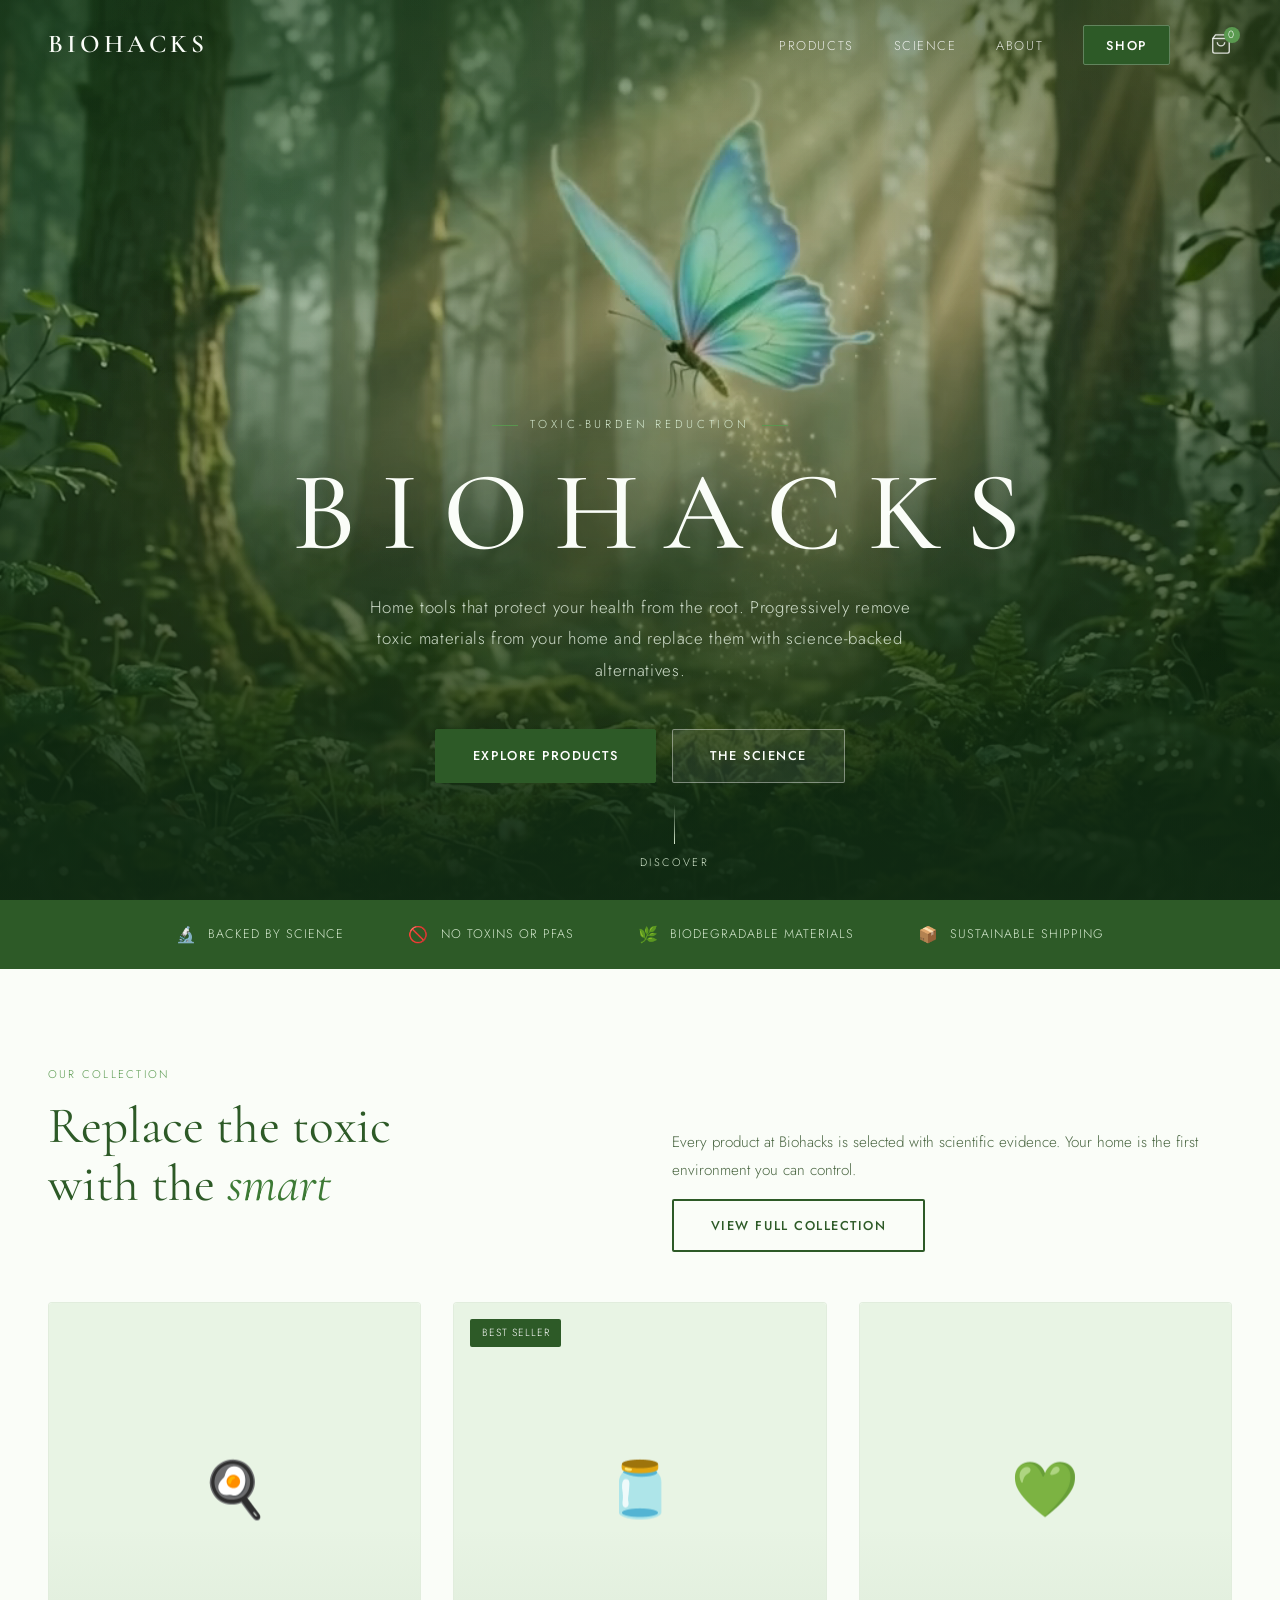
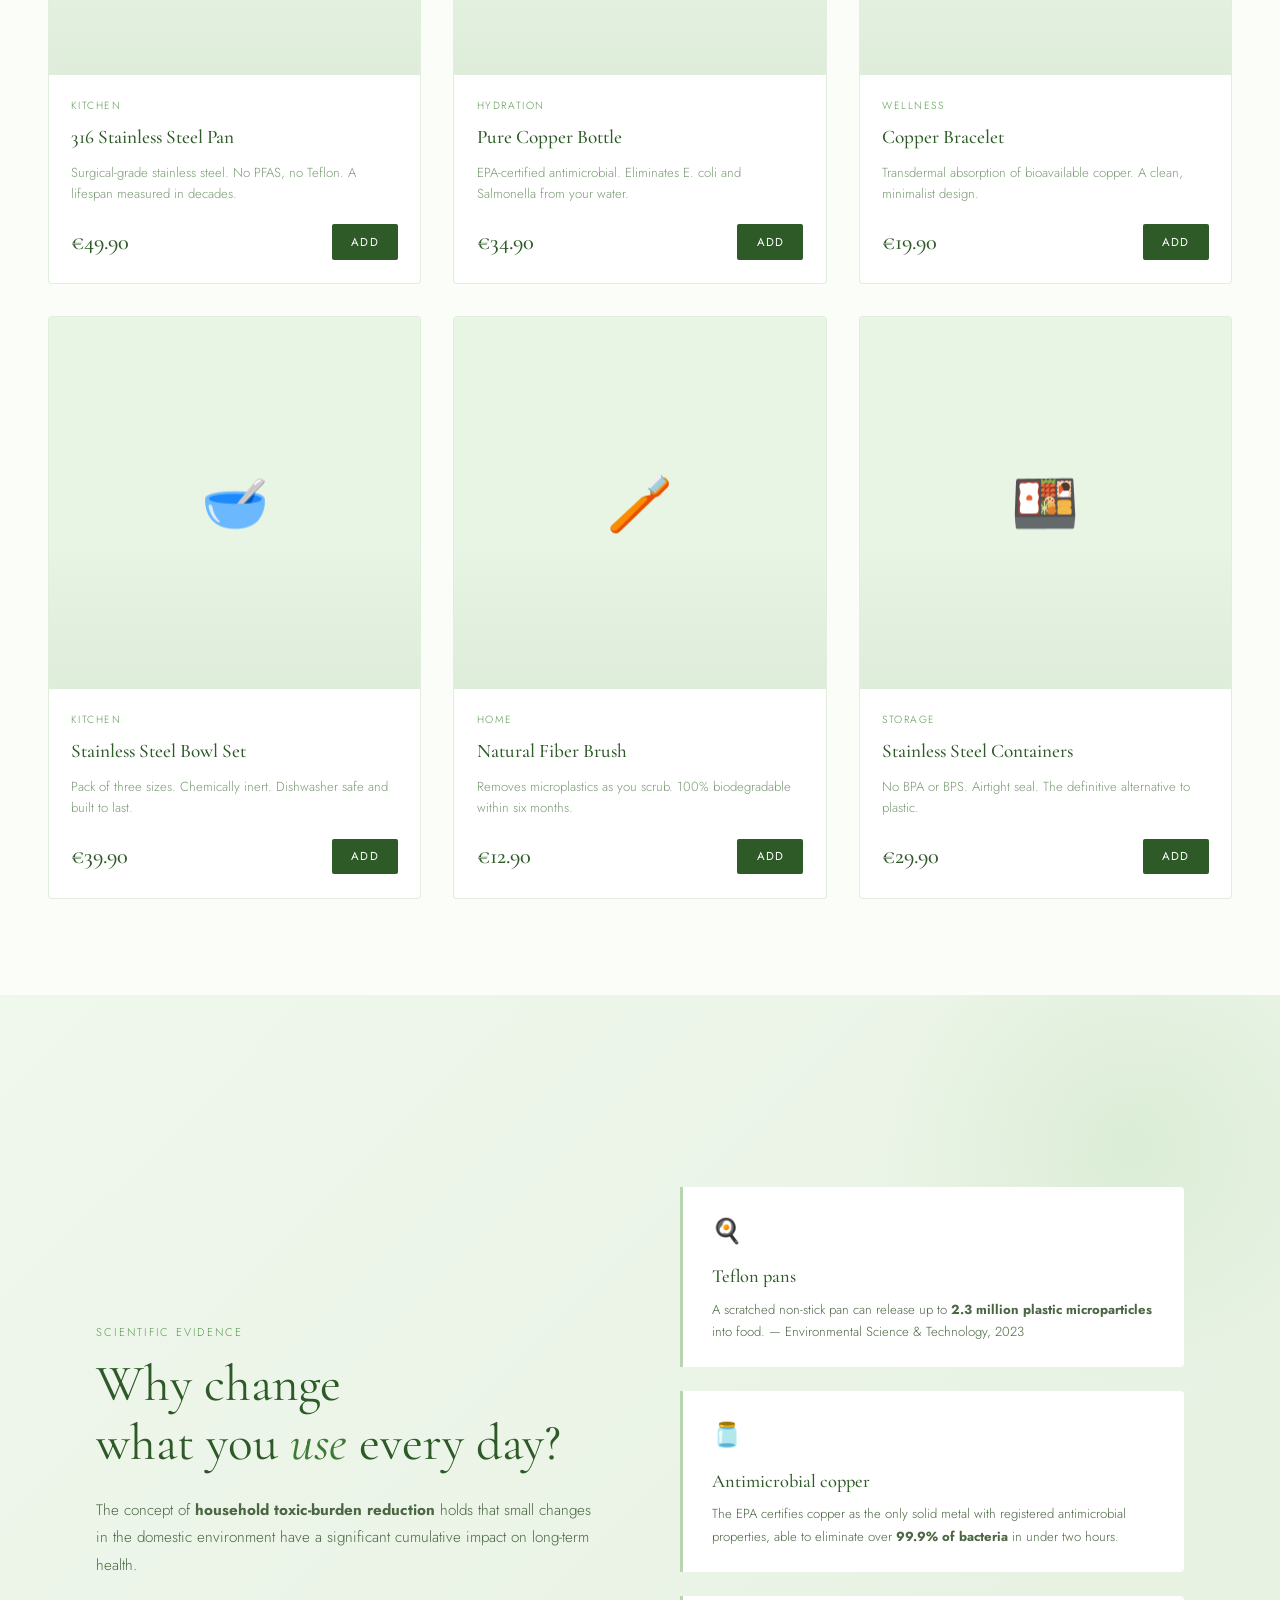
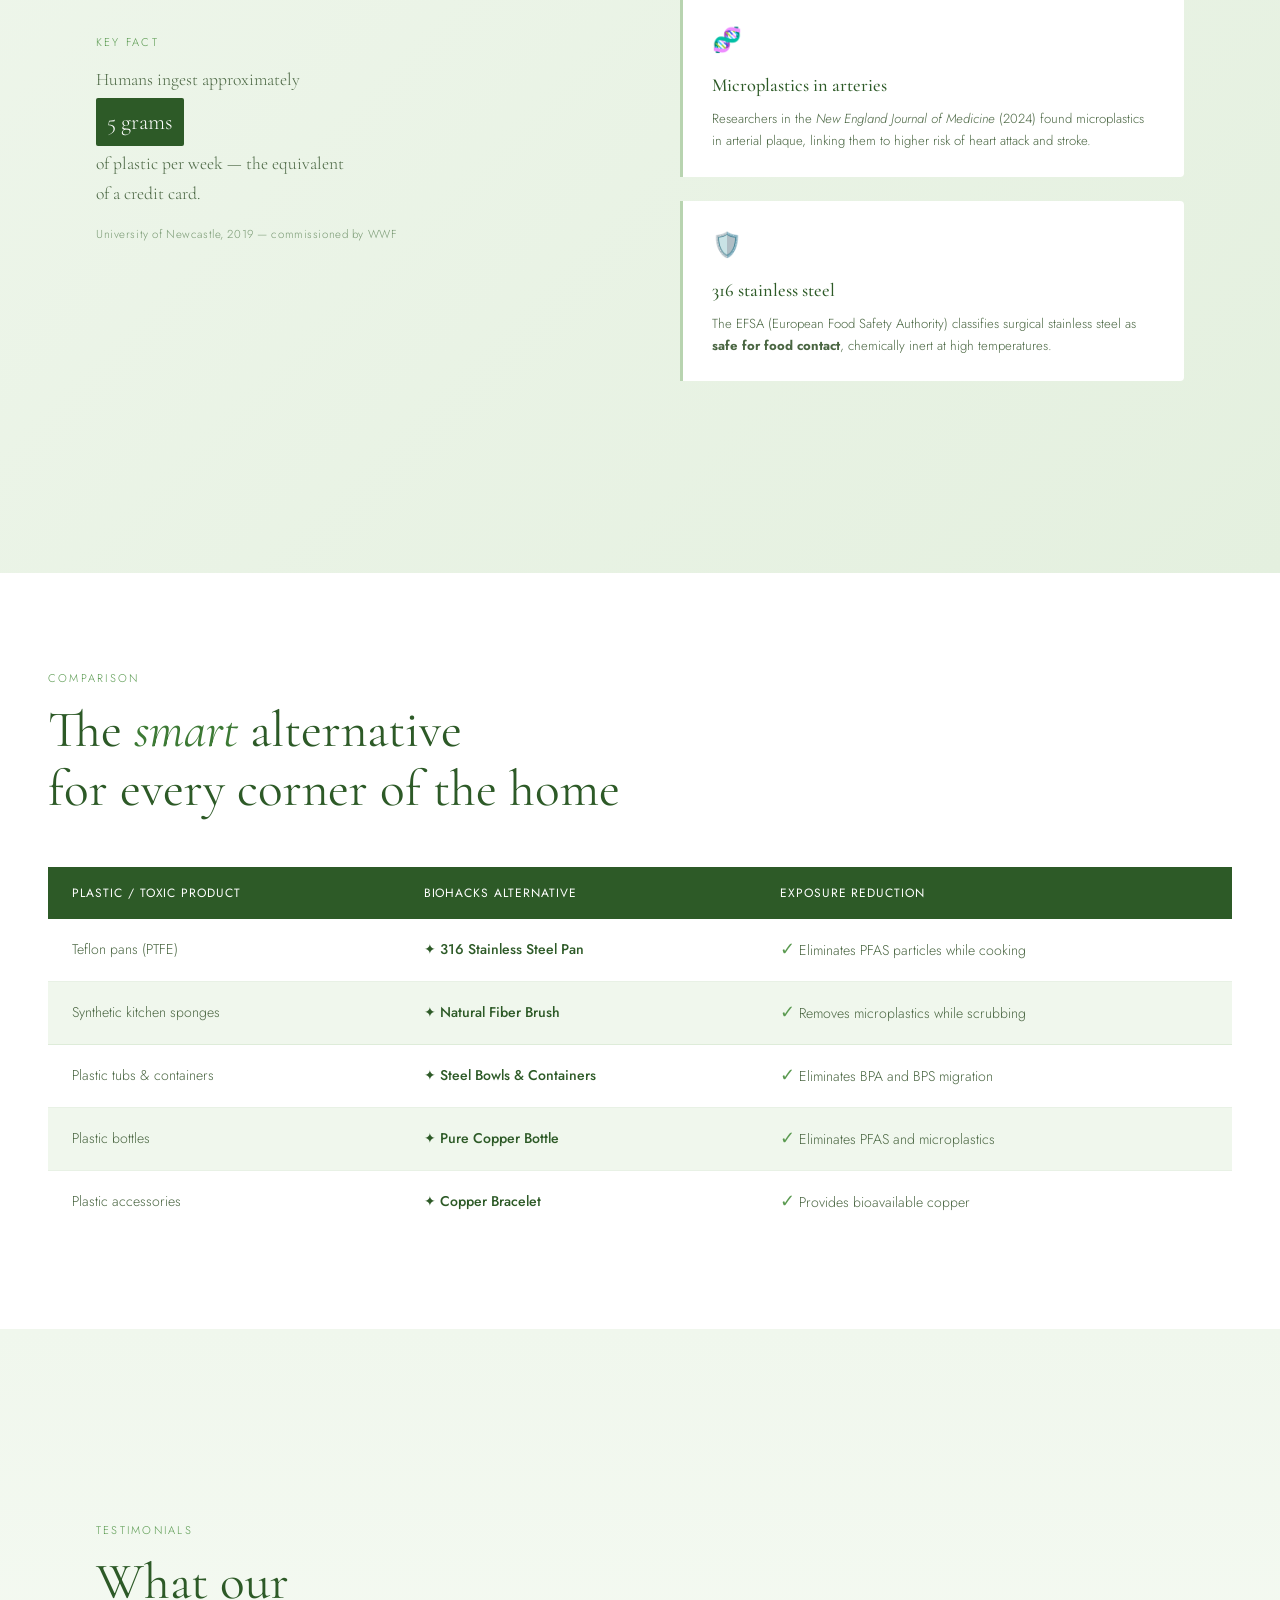
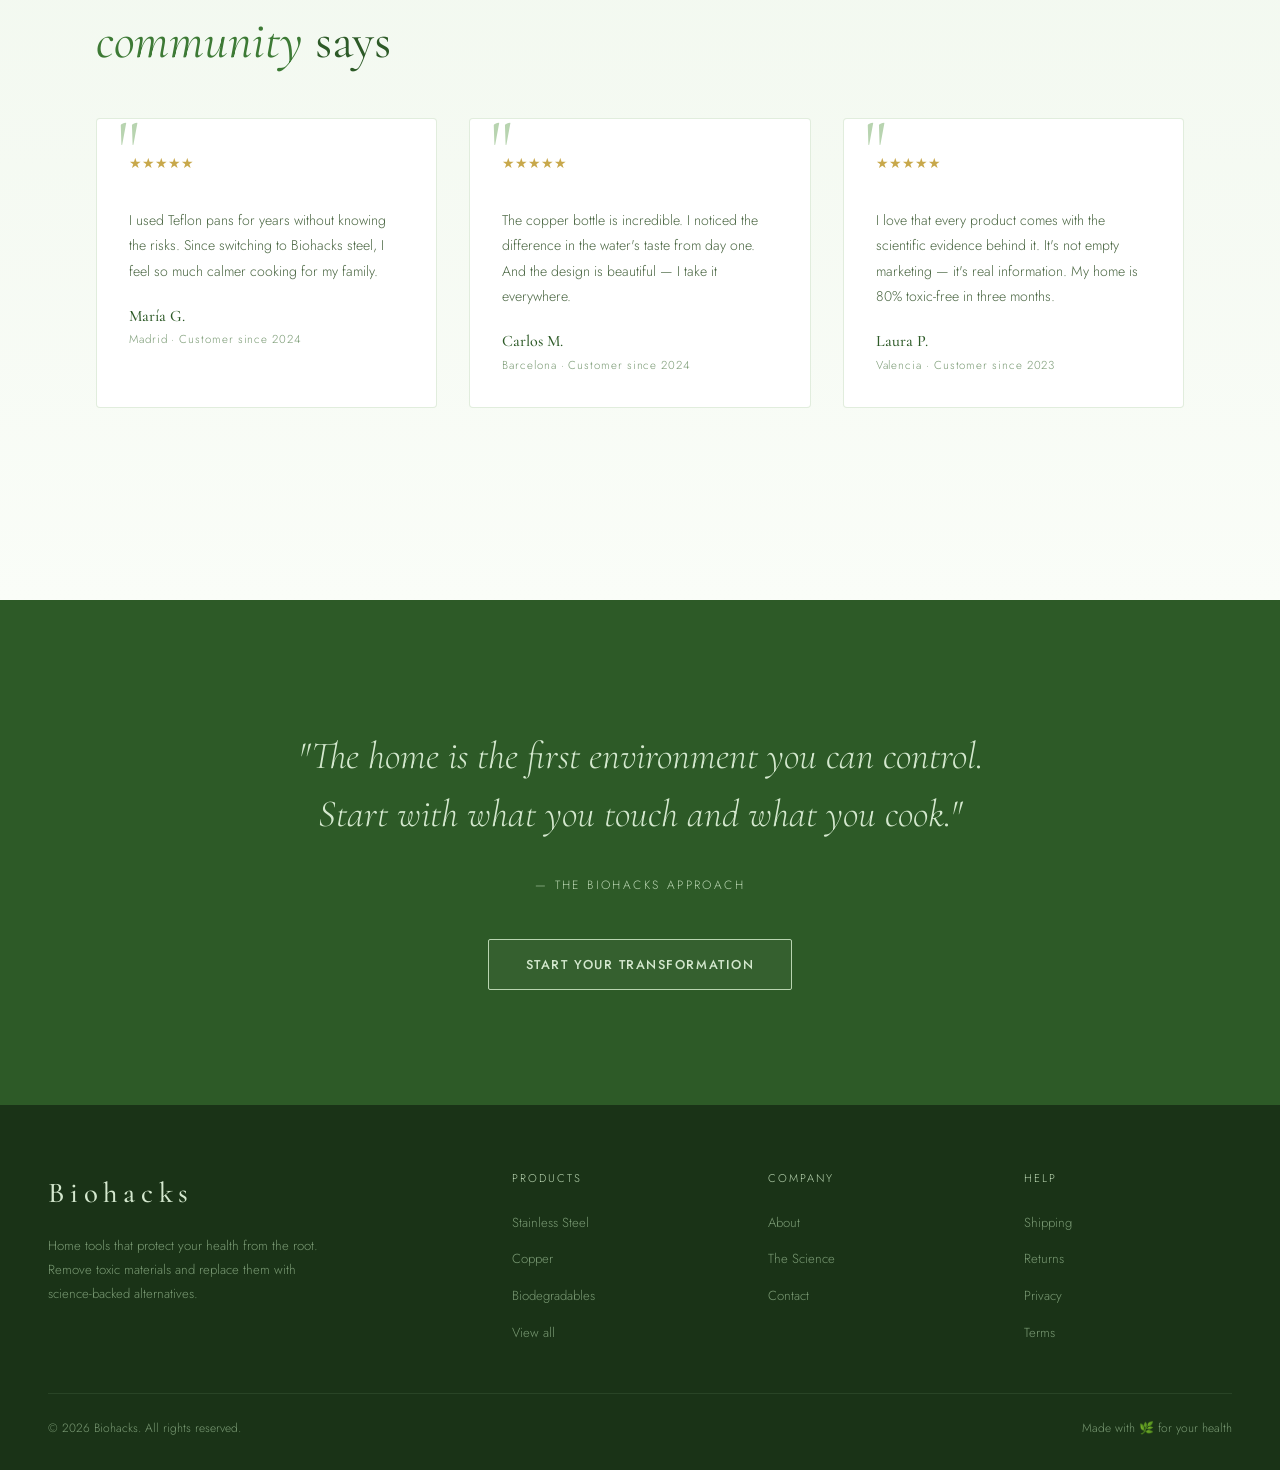
<file: index.html>
<!DOCTYPE html>
<html lang="en">
<head>
<meta charset="UTF-8" />
<meta name="viewport" content="width=device-width, initial-scale=1.0" />
<title>Biohacks — Science-backed tools for a non-toxic home</title>
<link rel="preconnect" href="https://fonts.googleapis.com" />
<link rel="preconnect" href="https://fonts.gstatic.com" crossorigin />
<link href="https://fonts.googleapis.com/css2?family=Cormorant+Garamond:ital,wght@0,300;0,400;0,500;0,600;1,300;1,400;1,500&family=Jost:wght@300;400;500&display=swap" rel="stylesheet" />
<link rel="stylesheet" href="styles.css" />
</head>
<body>

  <!-- ═══════════════ HEADER ═══════════════ -->
  <header class="site-header" id="site-header">
    <div class="site-logo">Biohacks</div>
    <nav>
      <ul class="site-nav">
        <li><a href="#products">Products</a></li>
        <li><a href="science.html">Science</a></li>
        <li><a href="about.html">About</a></li>
        <li><a href="#products" class="nav-cta">Shop</a></li>
        <li>
          <a href="#" class="cart-icon" aria-label="Cart">
            <svg width="22" height="22" viewBox="0 0 24 24" fill="none" stroke="currentColor" stroke-width="1.5">
              <path d="M6 2L3 6v14a2 2 0 002 2h14a2 2 0 002-2V6l-3-4z"/>
              <line x1="3" y1="6" x2="21" y2="6"/>
              <path d="M16 10a4 4 0 01-8 0"/>
            </svg>
            <span class="cart-count">0</span>
          </a>
        </li>
      </ul>
    </nav>
  </header>

  <!-- ═══════════════ VIDEO HERO ═══════════════ -->
  <section class="hero" data-screen-label="Hero">
    <video id="hero-video" class="hero-video" autoplay muted playsinline preload="auto" src="assets/butterfly-forest.mp4"></video>
    <div class="hero-fallback" aria-hidden="true"></div>
    <div class="hero-overlay" aria-hidden="true"></div>
    <div class="hero-greenify" aria-hidden="true"></div>

    <div class="hero-content">
      <span class="hero-eyebrow">Toxic-burden reduction</span>
      <h1 class="hero-title">Biohacks</h1>
      <p class="hero-sub">
        Home tools that protect your health from the root.
        Progressively remove toxic materials from your home and
        replace them with science-backed alternatives.
      </p>
      <div class="hero-cta">
        <a href="#products" class="btn-primary">Explore Products</a>
        <a href="science.html" class="btn-secondary">The Science</a>
      </div>
    </div>

    <div class="scroll-indicator" id="scroll-indicator">
      <div class="scroll-line"></div>
      <span>Discover</span>
    </div>
  </section>

  <!-- ═══════════════ MISSION STRIP ═══════════════ -->
  <div class="mission-strip">
    <div class="mission-item"><span class="mission-icon">🔬</span> Backed by science</div>
    <div class="mission-item"><span class="mission-icon">🚫</span> No toxins or PFAS</div>
    <div class="mission-item"><span class="mission-icon">🌿</span> Biodegradable materials</div>
    <div class="mission-item"><span class="mission-icon">📦</span> Sustainable shipping</div>
  </div>

  <!-- ═══════════════ FEATURED PRODUCTS ═══════════════ -->
  <div class="section on-light" id="products" data-screen-label="Products">
    <div class="products-intro">
      <div>
        <span class="section-label reveal">Our Collection</span>
        <h2 class="section-title reveal reveal-delay-1">Replace the toxic<br>with the <em>smart</em></h2>
      </div>
      <div>
        <p class="section-desc reveal reveal-delay-2">Every product at Biohacks is selected with scientific evidence. Your home is the first environment you can control.</p>
        <br>
        <a href="#" class="btn-secondary reveal reveal-delay-3">View full collection</a>
      </div>
    </div>

    <div class="products-grid">
      <div class="product-card reveal">
        <div class="product-img"><span>🍳</span></div>
        <div class="product-info">
          <span class="product-category">Kitchen</span>
          <div class="product-name">316 Stainless Steel Pan</div>
          <p class="product-desc">Surgical-grade stainless steel. No PFAS, no Teflon. A lifespan measured in decades.</p>
          <div class="product-footer">
            <span class="product-price">€49.90</span>
            <button class="add-to-cart">Add</button>
          </div>
        </div>
      </div>
      <div class="product-card reveal reveal-delay-1">
        <div class="product-img"><span>🫙</span><span class="product-badge">Best seller</span></div>
        <div class="product-info">
          <span class="product-category">Hydration</span>
          <div class="product-name">Pure Copper Bottle</div>
          <p class="product-desc">EPA-certified antimicrobial. Eliminates E. coli and Salmonella from your water.</p>
          <div class="product-footer">
            <span class="product-price">€34.90</span>
            <button class="add-to-cart">Add</button>
          </div>
        </div>
      </div>
      <div class="product-card reveal reveal-delay-2">
        <div class="product-img"><span>💚</span></div>
        <div class="product-info">
          <span class="product-category">Wellness</span>
          <div class="product-name">Copper Bracelet</div>
          <p class="product-desc">Transdermal absorption of bioavailable copper. A clean, minimalist design.</p>
          <div class="product-footer">
            <span class="product-price">€19.90</span>
            <button class="add-to-cart">Add</button>
          </div>
        </div>
      </div>
      <div class="product-card reveal reveal-delay-1">
        <div class="product-img"><span>🥣</span></div>
        <div class="product-info">
          <span class="product-category">Kitchen</span>
          <div class="product-name">Stainless Steel Bowl Set</div>
          <p class="product-desc">Pack of three sizes. Chemically inert. Dishwasher safe and built to last.</p>
          <div class="product-footer">
            <span class="product-price">€39.90</span>
            <button class="add-to-cart">Add</button>
          </div>
        </div>
      </div>
      <div class="product-card reveal reveal-delay-2">
        <div class="product-img"><span>🪥</span></div>
        <div class="product-info">
          <span class="product-category">Home</span>
          <div class="product-name">Natural Fiber Brush</div>
          <p class="product-desc">Removes microplastics as you scrub. 100% biodegradable within six months.</p>
          <div class="product-footer">
            <span class="product-price">€12.90</span>
            <button class="add-to-cart">Add</button>
          </div>
        </div>
      </div>
      <div class="product-card reveal reveal-delay-3">
        <div class="product-img"><span>🍱</span></div>
        <div class="product-info">
          <span class="product-category">Storage</span>
          <div class="product-name">Stainless Steel Containers</div>
          <p class="product-desc">No BPA or BPS. Airtight seal. The definitive alternative to plastic.</p>
          <div class="product-footer">
            <span class="product-price">€29.90</span>
            <button class="add-to-cart">Add</button>
          </div>
        </div>
      </div>
    </div>
  </div>

  <!-- ═══════════════ SCIENCE SECTION ═══════════════ -->
  <div class="section-full science-section on-light" id="science" data-screen-label="Science">
    <div class="science-grid section">
      <div>
        <span class="section-label reveal">Scientific Evidence</span>
        <h2 class="section-title reveal reveal-delay-1">Why change<br>what you <em>use</em> every day?</h2>
        <p class="section-desc reveal reveal-delay-2">
          The concept of <strong>household toxic-burden reduction</strong> holds that small changes in the domestic environment have a significant cumulative impact on long-term health.
        </p>
        <br><br>
        <div class="reveal reveal-delay-3">
          <div style="margin-bottom:1rem">
            <span class="section-label">Key fact</span>
            <div style="font-family:var(--font-display); font-size:1.1rem; color:var(--text-mid); line-height:1.7">
              Humans ingest approximately<br>
              <span class="science-stat">5 grams</span><br>
              of plastic per week — the equivalent<br>of a credit card.
            </div>
          </div>
          <p style="font-size:0.72rem; color:var(--text-light); letter-spacing:0.05em">University of Newcastle, 2019 — commissioned by WWF</p>
        </div>
      </div>
      <div class="science-cards">
        <div class="science-card reveal">
          <div class="science-card-icon">🍳</div>
          <div class="science-card-title">Teflon pans</div>
          <p class="science-card-text">A scratched non-stick pan can release up to <strong>2.3 million plastic microparticles</strong> into food. — Environmental Science &amp; Technology, 2023</p>
        </div>
        <div class="science-card reveal reveal-delay-1">
          <div class="science-card-icon">🫙</div>
          <div class="science-card-title">Antimicrobial copper</div>
          <p class="science-card-text">The EPA certifies copper as the only solid metal with registered antimicrobial properties, able to eliminate over <strong>99.9% of bacteria</strong> in under two hours.</p>
        </div>
        <div class="science-card reveal reveal-delay-2">
          <div class="science-card-icon">🧬</div>
          <div class="science-card-title">Microplastics in arteries</div>
          <p class="science-card-text">Researchers in the <em>New England Journal of Medicine</em> (2024) found microplastics in arterial plaque, linking them to higher risk of heart attack and stroke.</p>
        </div>
        <div class="science-card reveal reveal-delay-3">
          <div class="science-card-icon">🛡️</div>
          <div class="science-card-title">316 stainless steel</div>
          <p class="science-card-text">The EFSA (European Food Safety Authority) classifies surgical stainless steel as <strong>safe for food contact</strong>, chemically inert at high temperatures.</p>
        </div>
      </div>
    </div>
  </div>

  <!-- ═══════════════ COMPARISON TABLE ═══════════════ -->
  <div class="section compare-section on-light" data-screen-label="Comparison">
    <span class="section-label reveal">Comparison</span>
    <h2 class="section-title reveal reveal-delay-1">The <em>smart</em> alternative<br>for every corner of the home</h2>
    <table class="compare-table reveal reveal-delay-2">
      <thead>
        <tr>
          <th>Plastic / toxic product</th>
          <th>Biohacks alternative</th>
          <th>Exposure reduction</th>
        </tr>
      </thead>
      <tbody>
        <tr>
          <td>Teflon pans (PTFE)</td>
          <td class="highlight">✦ 316 Stainless Steel Pan</td>
          <td><span class="compare-check">✓</span> Eliminates PFAS particles while cooking</td>
        </tr>
        <tr>
          <td>Synthetic kitchen sponges</td>
          <td class="highlight">✦ Natural Fiber Brush</td>
          <td><span class="compare-check">✓</span> Removes microplastics while scrubbing</td>
        </tr>
        <tr>
          <td>Plastic tubs &amp; containers</td>
          <td class="highlight">✦ Steel Bowls &amp; Containers</td>
          <td><span class="compare-check">✓</span> Eliminates BPA and BPS migration</td>
        </tr>
        <tr>
          <td>Plastic bottles</td>
          <td class="highlight">✦ Pure Copper Bottle</td>
          <td><span class="compare-check">✓</span> Eliminates PFAS and microplastics</td>
        </tr>
        <tr>
          <td>Plastic accessories</td>
          <td class="highlight">✦ Copper Bracelet</td>
          <td><span class="compare-check">✓</span> Provides bioavailable copper</td>
        </tr>
      </tbody>
    </table>
  </div>

  <!-- ═══════════════ TESTIMONIALS ═══════════════ -->
  <div class="section-full testimonials-section on-light" data-screen-label="Testimonials">
    <div class="section">
      <span class="section-label reveal">Testimonials</span>
      <h2 class="section-title reveal reveal-delay-1">What our<br><em>community</em> says</h2>
      <div class="testimonials-grid">
        <div class="testimonial-card reveal">
          <div class="stars">★★★★★</div>
          <p class="testimonial-text">I used Teflon pans for years without knowing the risks. Since switching to Biohacks steel, I feel so much calmer cooking for my family.</p>
          <div class="testimonial-author">María G.</div>
          <div class="testimonial-location">Madrid · Customer since 2024</div>
        </div>
        <div class="testimonial-card reveal reveal-delay-1">
          <div class="stars">★★★★★</div>
          <p class="testimonial-text">The copper bottle is incredible. I noticed the difference in the water's taste from day one. And the design is beautiful — I take it everywhere.</p>
          <div class="testimonial-author">Carlos M.</div>
          <div class="testimonial-location">Barcelona · Customer since 2024</div>
        </div>
        <div class="testimonial-card reveal reveal-delay-2">
          <div class="stars">★★★★★</div>
          <p class="testimonial-text">I love that every product comes with the scientific evidence behind it. It's not empty marketing — it's real information. My home is 80% toxic-free in three months.</p>
          <div class="testimonial-author">Laura P.</div>
          <div class="testimonial-location">Valencia · Customer since 2023</div>
        </div>
      </div>
    </div>
  </div>

  <!-- ═══════════════ MANIFESTO ═══════════════ -->
  <div class="manifesto-section" data-screen-label="Manifesto">
    <p class="manifesto-quote reveal">
      "The home is the first environment you can control.<br>Start with what you touch and what you cook."
    </p>
    <div class="manifesto-author reveal reveal-delay-1">— The Biohacks approach</div>
    <br><br>
    <a href="#products" class="btn-secondary reveal reveal-delay-2">Start your transformation</a>
  </div>

  <!-- ═══════════════ FOOTER ═══════════════ -->
  <footer class="site-footer">
    <div class="footer-grid">
      <div>
        <div class="footer-brand-name">Biohacks</div>
        <p class="footer-brand-desc">Home tools that protect your health from the root. Remove toxic materials and replace them with science-backed alternatives.</p>
      </div>
      <div>
        <div class="footer-heading">Products</div>
        <ul class="footer-links">
          <li><a href="#products">Stainless Steel</a></li>
          <li><a href="#products">Copper</a></li>
          <li><a href="#products">Biodegradables</a></li>
          <li><a href="#products">View all</a></li>
        </ul>
      </div>
      <div>
        <div class="footer-heading">Company</div>
        <ul class="footer-links">
          <li><a href="about.html">About</a></li>
          <li><a href="science.html">The Science</a></li>
          <li><a href="#">Contact</a></li>
        </ul>
      </div>
      <div>
        <div class="footer-heading">Help</div>
        <ul class="footer-links">
          <li><a href="#">Shipping</a></li>
          <li><a href="#">Returns</a></li>
          <li><a href="#">Privacy</a></li>
          <li><a href="#">Terms</a></li>
        </ul>
      </div>
    </div>
    <div class="footer-bottom">
      <span>© 2026 Biohacks. All rights reserved.</span>
      <span>Made with 🌿 for your health</span>
    </div>
  </footer>

<script>
  /* ── Seamless video loop with invisible breath-of-light fade ── */
  const video = document.getElementById('hero-video');
  const FADE_START_BEFORE_END = 1.5;
  video.addEventListener('timeupdate', () => {
    if (!video.duration || isNaN(video.duration)) return;
    const timeLeft = video.duration - video.currentTime;
    if (timeLeft <= FADE_START_BEFORE_END) {
      const progress = 1 - (timeLeft / FADE_START_BEFORE_END);
      video.style.opacity = 1 - (Math.sin(progress * Math.PI) * 0.15); // never below 0.85
    } else {
      video.style.opacity = 1;
    }
  });
  video.addEventListener('ended', () => { video.currentTime = 0; video.play(); });

  /* ── Autoplay guard / mobile fallback ── */
  function tryPlay() {
    const p = video.play();
    if (p && typeof p.catch === 'function') p.catch(() => document.body.classList.add('use-fallback'));
  }
  tryPlay();
  setTimeout(() => { if (video.readyState < 2 && video.paused) tryPlay(); }, 1200);
  video.addEventListener('error', () => document.body.classList.add('use-fallback'));

  /* ── Header scroll state ── */
  const header = document.getElementById('site-header');
  window.addEventListener('scroll', () => {
    header.classList.toggle('scrolled', window.scrollY > 60);
  }, { passive: true });

  /* ── Scroll indicator fades after leaving hero ── */
  const indicator = document.getElementById('scroll-indicator');
  window.addEventListener('scroll', () => {
    indicator.classList.toggle('hidden', window.scrollY > window.innerHeight * 0.4);
  }, { passive: true });

  /* ── Reveal on scroll ── */
  const observer = new IntersectionObserver((entries) => {
    entries.forEach(entry => {
      if (entry.isIntersecting) { entry.target.classList.add('visible'); observer.unobserve(entry.target); }
    });
  }, { threshold: 0.12, rootMargin: '0px 0px -50px 0px' });
  document.querySelectorAll('.reveal').forEach(el => observer.observe(el));

  /* ── Add-to-cart feedback ── */
  let cartCount = 0;
  const cartCountEl = document.querySelector('.cart-count');
  document.querySelectorAll('.add-to-cart').forEach(btn => {
    btn.addEventListener('click', function () {
      const original = this.textContent;
      this.textContent = '✓ Added';
      this.style.background = '#5a9a50';
      cartCount += 1;
      if (cartCountEl) cartCountEl.textContent = cartCount;
      setTimeout(() => { this.textContent = original; this.style.background = ''; }, 1600);
    });
  });
</script>
</body>
</html>
</file>
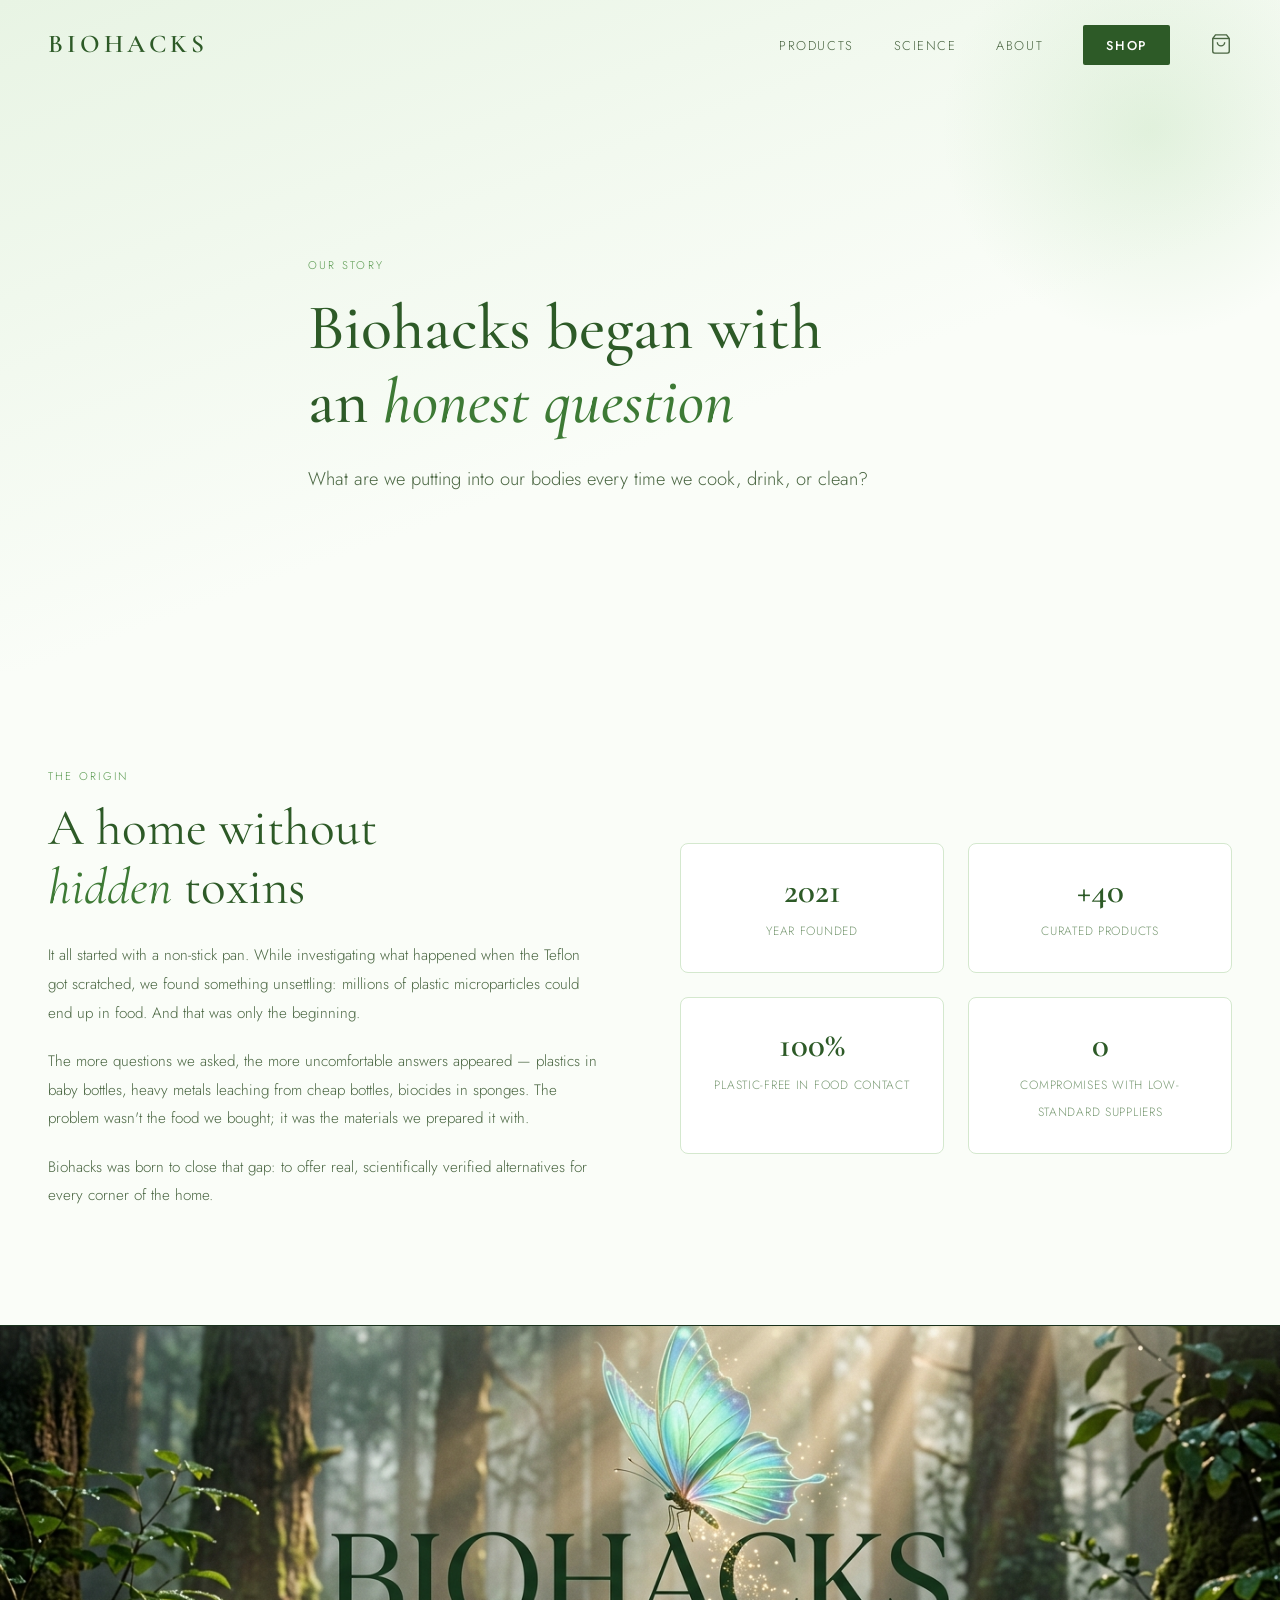
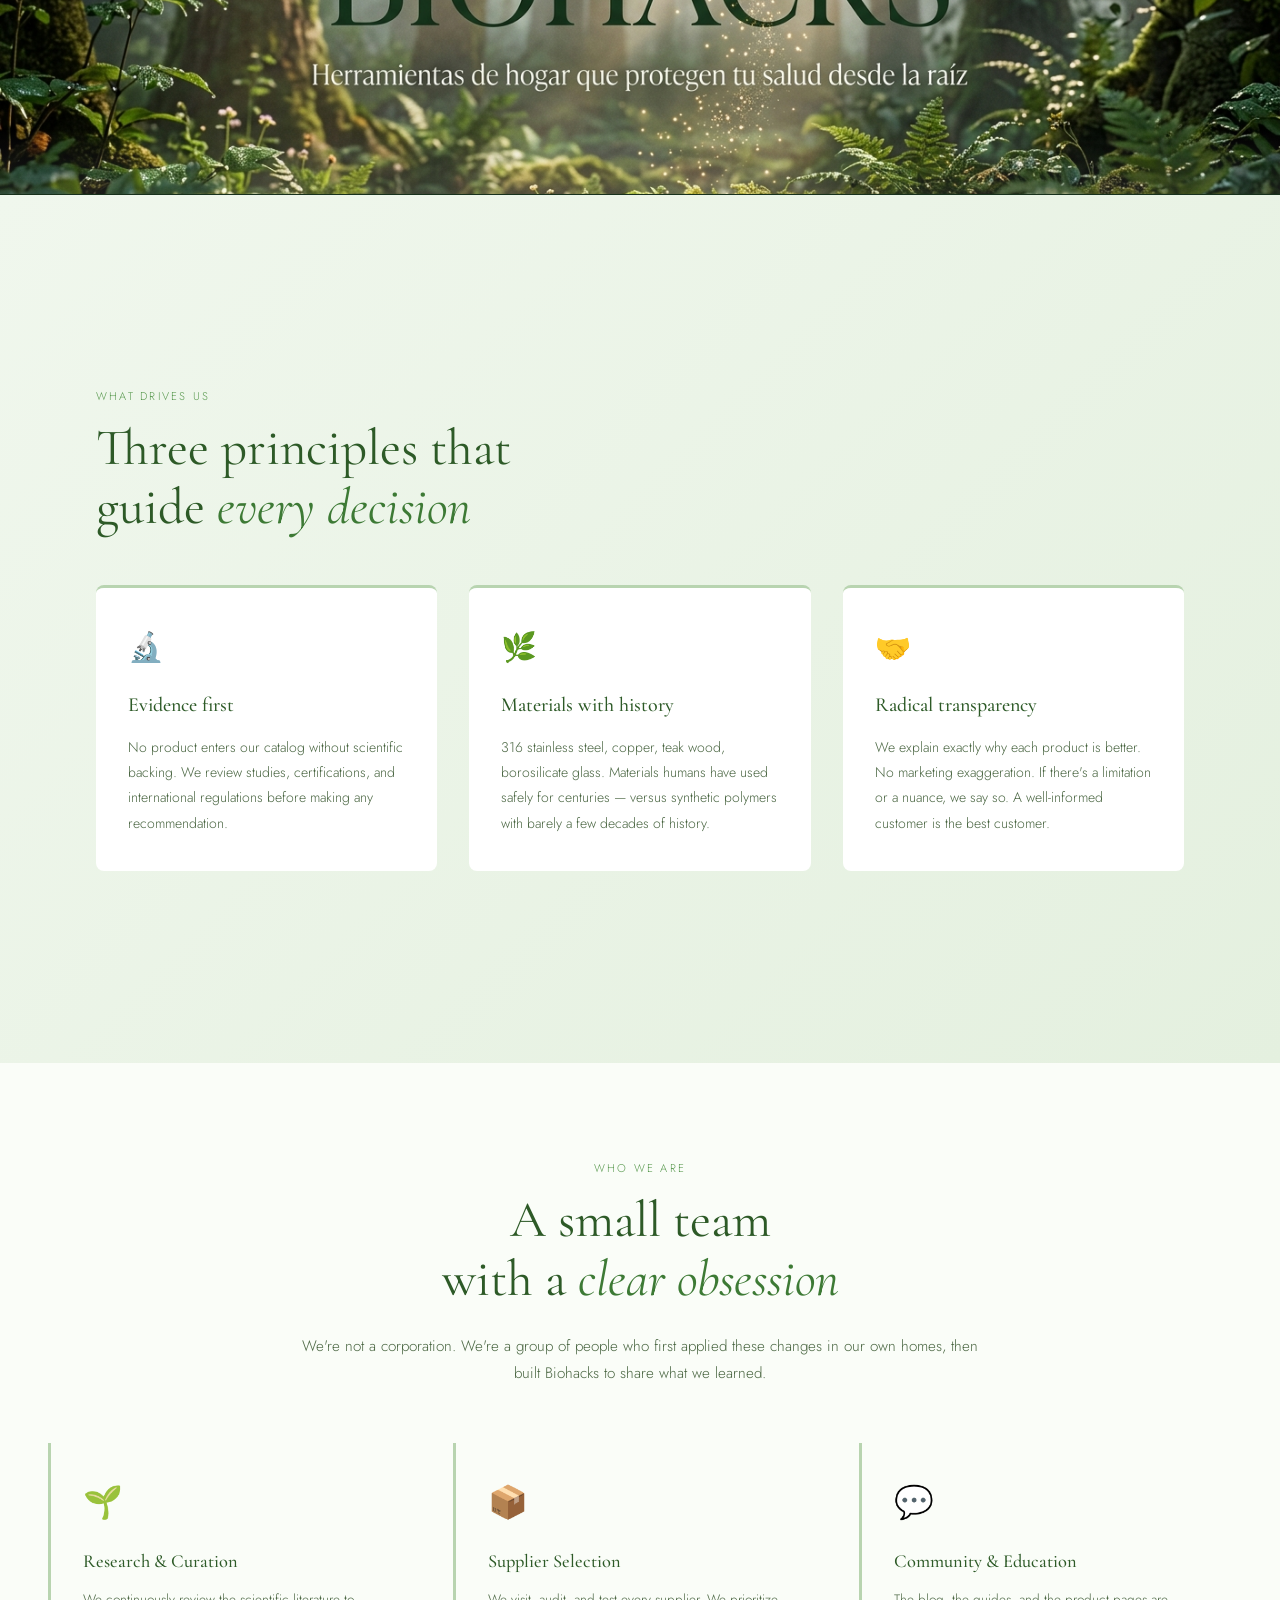
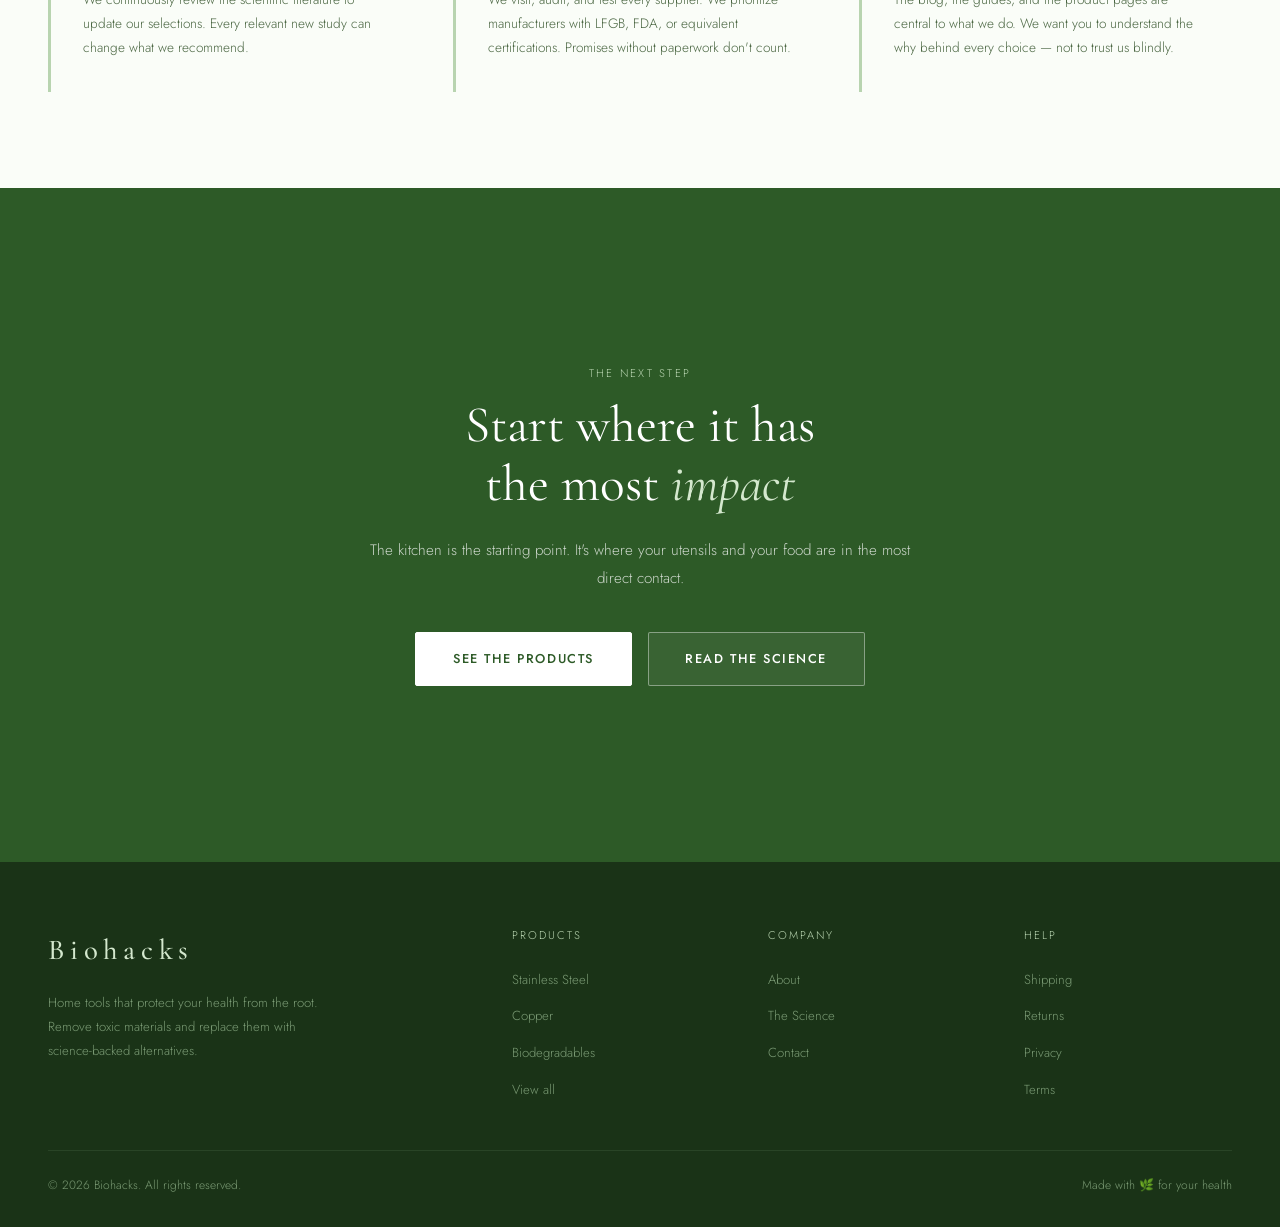
<file: about.html>
<!DOCTYPE html>
<html lang="en">
<head>
<meta charset="UTF-8" />
<meta name="viewport" content="width=device-width, initial-scale=1.0" />
<title>About — Biohacks</title>
<link rel="preconnect" href="https://fonts.googleapis.com" />
<link rel="preconnect" href="https://fonts.gstatic.com" crossorigin />
<link href="https://fonts.googleapis.com/css2?family=Cormorant+Garamond:ital,wght@0,300;0,400;0,500;0,600;1,300;1,400;1,500&family=Jost:wght@300;400;500&display=swap" rel="stylesheet" />
<link rel="stylesheet" href="styles.css" />
<style>
  /* === ABOUT HERO === */
  .about-hero {
    padding: 160px 0 80px;
    background: linear-gradient(160deg, var(--sage-pale) 0%, var(--cream) 60%);
    position: relative;
    overflow: hidden;
  }
  .about-hero::before {
    content: '';
    position: absolute;
    top: -80px; right: -80px;
    width: 420px; height: 420px;
    border-radius: 50%;
    background: radial-gradient(circle, rgba(160,210,150,0.25) 0%, transparent 70%);
    pointer-events: none;
  }
  .about-hero-content { max-width: 760px; }
  .about-hero-title {
    font-family: var(--font-display);
    font-size: clamp(2.5rem, 5vw, 4rem);
    font-weight: 500;
    color: var(--forest);
    line-height: 1.15;
    margin: 1rem 0 1.5rem;
  }
  .about-hero-title em { font-style: italic; color: var(--forest-mid); }
  .about-hero-sub {
    font-size: 1.15rem;
    color: var(--text-mid);
    line-height: 1.8;
    max-width: 580px;
  }

  /* === ORIGIN === */
  .about-origin { padding: 6rem 3rem; }
  .about-origin-grid {
    display: grid;
    grid-template-columns: 1fr 1fr;
    gap: 5rem;
    align-items: center;
    max-width: 1300px;
    margin: 0 auto;
  }
  .about-body {
    font-size: 0.95rem;
    color: var(--text-mid);
    line-height: 1.9;
    margin-bottom: 1.2rem;
  }
  .about-origin-visual {
    display: grid;
    grid-template-columns: 1fr 1fr;
    gap: 1.5rem;
  }
  .about-stat-block {
    background: white;
    border: 1px solid var(--sage-light);
    border-radius: 8px;
    padding: 1.8rem 1.4rem;
    text-align: center;
  }
  .about-stat-num {
    display: block;
    font-family: var(--font-display);
    font-size: 2.2rem;
    font-weight: 600;
    color: var(--forest);
    line-height: 1;
    margin-bottom: 0.5rem;
  }
  .about-stat-label {
    font-size: 0.75rem;
    color: var(--text-light);
    text-transform: uppercase;
    letter-spacing: 0.06em;
    line-height: 1.4;
  }

  /* === VALUES === */
  .about-values-section { background: linear-gradient(135deg, #f0f7ed 0%, #e4f0df 100%); }
  .about-values-grid {
    display: grid;
    grid-template-columns: repeat(3, 1fr);
    gap: 2rem;
    margin-top: 3rem;
  }
  .about-value-card {
    background: white;
    border-radius: 8px;
    padding: 2.2rem 2rem;
    border-top: 3px solid var(--sage);
    transition: all var(--transition);
  }
  .about-value-card:hover {
    border-top-color: var(--forest);
    transform: translateY(-4px);
    box-shadow: 0 12px 40px rgba(45,90,39,0.1);
  }
  .about-value-icon { font-size: 1.8rem; margin-bottom: 1rem; }
  .about-value-title {
    font-family: var(--font-display);
    font-size: 1.25rem;
    font-weight: 500;
    color: var(--forest);
    margin-bottom: 0.8rem;
  }
  .about-value-text { font-size: 0.875rem; color: var(--text-mid); line-height: 1.8; }

  /* === TEAM === */
  .about-team { padding: 6rem 3rem; text-align: center; max-width: 1300px; margin: 0 auto; }
  .about-team-grid {
    display: grid;
    grid-template-columns: repeat(3, 1fr);
    gap: 2rem;
    margin-top: 0;
    text-align: left;
  }
  .about-team-card {
    padding: 2rem;
    border-left: 3px solid var(--sage);
    transition: all var(--transition);
  }
  .about-team-card:hover { border-left-color: var(--forest); transform: translateX(6px); }
  .about-team-avatar { font-size: 2rem; margin-bottom: 1rem; }
  .about-team-name {
    font-family: var(--font-display);
    font-size: 1.15rem;
    font-weight: 500;
    color: var(--forest);
    margin-bottom: 0.6rem;
  }
  .about-team-role { font-size: 0.85rem; color: var(--text-mid); line-height: 1.8; }

  /* === CTA FINAL === */
  .about-cta-section { background: var(--forest); padding: 5rem 3rem; }
  .about-cta-section .section-label { color: var(--sage); }
  .about-cta-section .section-title { color: white; }
  .about-cta-section .section-title em { color: var(--sage-light); }
  .about-cta-section .section-desc { color: rgba(255,255,255,0.75); }
  .about-cta-section .btn-primary { background: white; color: var(--forest); border-color: white; }
  .about-cta-section .btn-primary:hover { background: var(--sage-pale); border-color: var(--sage-pale); }
  .about-cta-section .btn-secondary {
    background: rgba(255,255,255,0.06);
    border: 1px solid rgba(255,255,255,0.4);
    color: white;
    -webkit-backdrop-filter: none;
    backdrop-filter: none;
  }
  .about-cta-section .btn-secondary:hover { background: rgba(255,255,255,0.14); border-color: white; color: white; }

  @media (max-width: 900px) {
    .about-origin-grid { grid-template-columns: 1fr; gap: 3rem; }
    .about-values-grid { grid-template-columns: 1fr; }
    .about-team-grid { grid-template-columns: 1fr; }
    .about-origin-visual { grid-template-columns: 1fr 1fr; }
  }
  @media (max-width: 600px) {
    .about-hero { padding: 120px 1.5rem 60px; }
    .about-origin, .about-team, .about-cta-section { padding-left: 1.5rem; padding-right: 1.5rem; }
    .about-origin-visual { grid-template-columns: 1fr; }
  }
</style>
</head>
<body class="inner-page on-light">

  <!-- ═══════════════ HEADER ═══════════════ -->
  <header class="site-header" id="site-header">
    <a href="index.html" class="site-logo">Biohacks</a>
    <nav>
      <ul class="site-nav">
        <li><a href="index.html#products">Products</a></li>
        <li><a href="science.html">Science</a></li>
        <li><a href="about.html" aria-current="page">About</a></li>
        <li><a href="index.html#products" class="nav-cta">Shop</a></li>
        <li>
          <a href="#" class="cart-icon" aria-label="Cart">
            <svg width="22" height="22" viewBox="0 0 24 24" fill="none" stroke="currentColor" stroke-width="1.5">
              <path d="M6 2L3 6v14a2 2 0 002 2h14a2 2 0 002-2V6l-3-4z"/>
              <line x1="3" y1="6" x2="21" y2="6"/>
              <path d="M16 10a4 4 0 01-8 0"/>
            </svg>
          </a>
        </li>
      </ul>
    </nav>
  </header>

  <!-- ═══════════════ HERO ═══════════════ -->
  <section class="about-hero" data-screen-label="About hero">
    <div class="about-hero-content section">
      <span class="section-label">Our Story</span>
      <h1 class="about-hero-title">Biohacks began with<br>an <em>honest question</em></h1>
      <p class="about-hero-sub">What are we putting into our bodies every time we cook, drink, or clean?</p>
    </div>
  </section>

  <!-- ═══════════════ ORIGIN ═══════════════ -->
  <div class="about-origin" data-screen-label="Origin">
    <div class="about-origin-grid">
      <div class="about-origin-text">
        <span class="section-label reveal">The origin</span>
        <h2 class="section-title reveal reveal-delay-1">A home without<br><em>hidden</em> toxins</h2>
        <p class="about-body reveal reveal-delay-2">It all started with a non-stick pan. While investigating what happened when the Teflon got scratched, we found something unsettling: millions of plastic microparticles could end up in food. And that was only the beginning.</p>
        <p class="about-body reveal reveal-delay-3">The more questions we asked, the more uncomfortable answers appeared — plastics in baby bottles, heavy metals leaching from cheap bottles, biocides in sponges. The problem wasn't the food we bought; it was the materials we prepared it with.</p>
        <p class="about-body reveal reveal-delay-3">Biohacks was born to close that gap: to offer real, scientifically verified alternatives for every corner of the home.</p>
      </div>
      <div class="about-origin-visual reveal reveal-delay-2">
        <div class="about-stat-block">
          <span class="about-stat-num">2021</span>
          <span class="about-stat-label">Year founded</span>
        </div>
        <div class="about-stat-block">
          <span class="about-stat-num">+40</span>
          <span class="about-stat-label">Curated products</span>
        </div>
        <div class="about-stat-block">
          <span class="about-stat-num">100%</span>
          <span class="about-stat-label">Plastic-free in food contact</span>
        </div>
        <div class="about-stat-block">
          <span class="about-stat-num">0</span>
          <span class="about-stat-label">Compromises with low-standard suppliers</span>
        </div>
      </div>
    </div>
  </div>

  <!-- ═══════════════ BRAND BAND ═══════════════ -->
  <section class="brand-band" data-screen-label="Brand band">
    <img src="assets/biohacks-forest.png" alt="Biohacks — herramientas de hogar que protegen tu salud desde la raíz" loading="lazy" />
  </section>

  <!-- ═══════════════ VALUES ═══════════════ -->
  <div class="section-full about-values-section" data-screen-label="Values">
    <div class="section">
      <span class="section-label reveal">What drives us</span>
      <h2 class="section-title reveal reveal-delay-1">Three principles that<br>guide <em>every decision</em></h2>
      <div class="about-values-grid">
        <div class="about-value-card reveal">
          <div class="about-value-icon">🔬</div>
          <h3 class="about-value-title">Evidence first</h3>
          <p class="about-value-text">No product enters our catalog without scientific backing. We review studies, certifications, and international regulations before making any recommendation.</p>
        </div>
        <div class="about-value-card reveal reveal-delay-1">
          <div class="about-value-icon">🌿</div>
          <h3 class="about-value-title">Materials with history</h3>
          <p class="about-value-text">316 stainless steel, copper, teak wood, borosilicate glass. Materials humans have used safely for centuries — versus synthetic polymers with barely a few decades of history.</p>
        </div>
        <div class="about-value-card reveal reveal-delay-2">
          <div class="about-value-icon">🤝</div>
          <h3 class="about-value-title">Radical transparency</h3>
          <p class="about-value-text">We explain exactly why each product is better. No marketing exaggeration. If there's a limitation or a nuance, we say so. A well-informed customer is the best customer.</p>
        </div>
      </div>
    </div>
  </div>

  <!-- ═══════════════ TEAM ═══════════════ -->
  <div class="about-team" data-screen-label="Team">
    <span class="section-label reveal">Who we are</span>
    <h2 class="section-title reveal reveal-delay-1">A small team<br>with a <em>clear obsession</em></h2>
    <p class="section-desc reveal reveal-delay-2" style="max-width:680px; margin: 0 auto 3.5rem;">We're not a corporation. We're a group of people who first applied these changes in our own homes, then built Biohacks to share what we learned.</p>
    <div class="about-team-grid">
      <div class="about-team-card reveal">
        <div class="about-team-avatar">🌱</div>
        <h3 class="about-team-name">Research &amp; Curation</h3>
        <p class="about-team-role">We continuously review the scientific literature to update our selections. Every relevant new study can change what we recommend.</p>
      </div>
      <div class="about-team-card reveal reveal-delay-1">
        <div class="about-team-avatar">📦</div>
        <h3 class="about-team-name">Supplier Selection</h3>
        <p class="about-team-role">We visit, audit, and test every supplier. We prioritize manufacturers with LFGB, FDA, or equivalent certifications. Promises without paperwork don't count.</p>
      </div>
      <div class="about-team-card reveal reveal-delay-2">
        <div class="about-team-avatar">💬</div>
        <h3 class="about-team-name">Community &amp; Education</h3>
        <p class="about-team-role">The blog, the guides, and the product pages are central to what we do. We want you to understand the why behind every choice — not to trust us blindly.</p>
      </div>
    </div>
  </div>

  <!-- ═══════════════ CTA ═══════════════ -->
  <div class="section-full about-cta-section" data-screen-label="About CTA">
    <div class="section" style="text-align:center;">
      <span class="section-label reveal">The next step</span>
      <h2 class="section-title reveal reveal-delay-1">Start where it has<br>the most <em>impact</em></h2>
      <p class="section-desc reveal reveal-delay-2" style="max-width:560px; margin: 0 auto 2.5rem;">The kitchen is the starting point. It's where your utensils and your food are in the most direct contact.</p>
      <div class="reveal reveal-delay-3" style="display:flex; gap:1rem; justify-content:center; flex-wrap:wrap;">
        <a href="index.html#products" class="btn-primary">See the products</a>
        <a href="science.html" class="btn-secondary">Read the science</a>
      </div>
    </div>
  </div>

  <!-- ═══════════════ FOOTER ═══════════════ -->
  <footer class="site-footer">
    <div class="footer-grid">
      <div>
        <div class="footer-brand-name">Biohacks</div>
        <p class="footer-brand-desc">Home tools that protect your health from the root. Remove toxic materials and replace them with science-backed alternatives.</p>
      </div>
      <div>
        <div class="footer-heading">Products</div>
        <ul class="footer-links">
          <li><a href="index.html#products">Stainless Steel</a></li>
          <li><a href="index.html#products">Copper</a></li>
          <li><a href="index.html#products">Biodegradables</a></li>
          <li><a href="index.html#products">View all</a></li>
        </ul>
      </div>
      <div>
        <div class="footer-heading">Company</div>
        <ul class="footer-links">
          <li><a href="about.html">About</a></li>
          <li><a href="science.html">The Science</a></li>
          <li><a href="#">Contact</a></li>
        </ul>
      </div>
      <div>
        <div class="footer-heading">Help</div>
        <ul class="footer-links">
          <li><a href="#">Shipping</a></li>
          <li><a href="#">Returns</a></li>
          <li><a href="#">Privacy</a></li>
          <li><a href="#">Terms</a></li>
        </ul>
      </div>
    </div>
    <div class="footer-bottom">
      <span>© 2026 Biohacks. All rights reserved.</span>
      <span>Made with 🌿 for your health</span>
    </div>
  </footer>

<script>
  const header = document.getElementById('site-header');
  window.addEventListener('scroll', () => {
    header.classList.toggle('scrolled', window.scrollY > 60);
  }, { passive: true });

  const observer = new IntersectionObserver((entries) => {
    entries.forEach(entry => {
      if (entry.isIntersecting) { entry.target.classList.add('visible'); observer.unobserve(entry.target); }
    });
  }, { threshold: 0.12, rootMargin: '0px 0px -50px 0px' });
  document.querySelectorAll('.reveal').forEach(el => observer.observe(el));
</script>
</body>
</html>
</file>
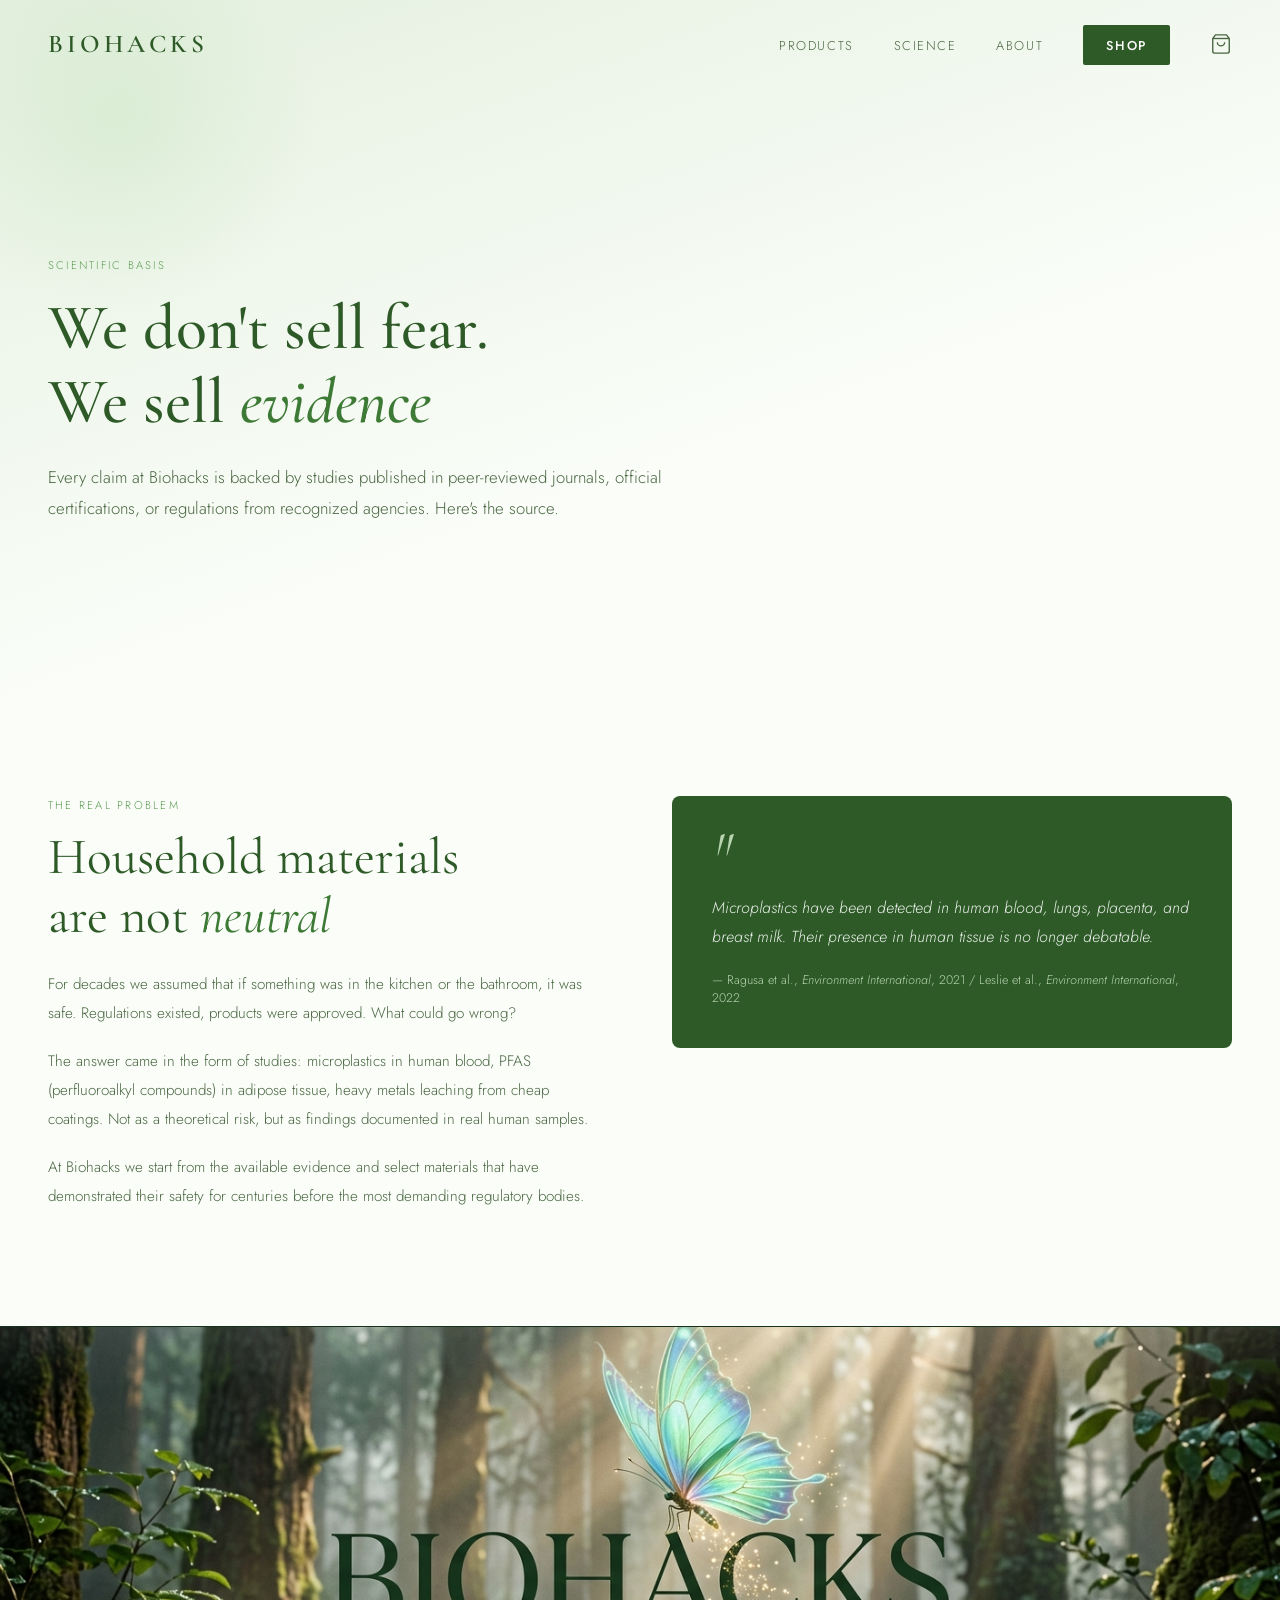
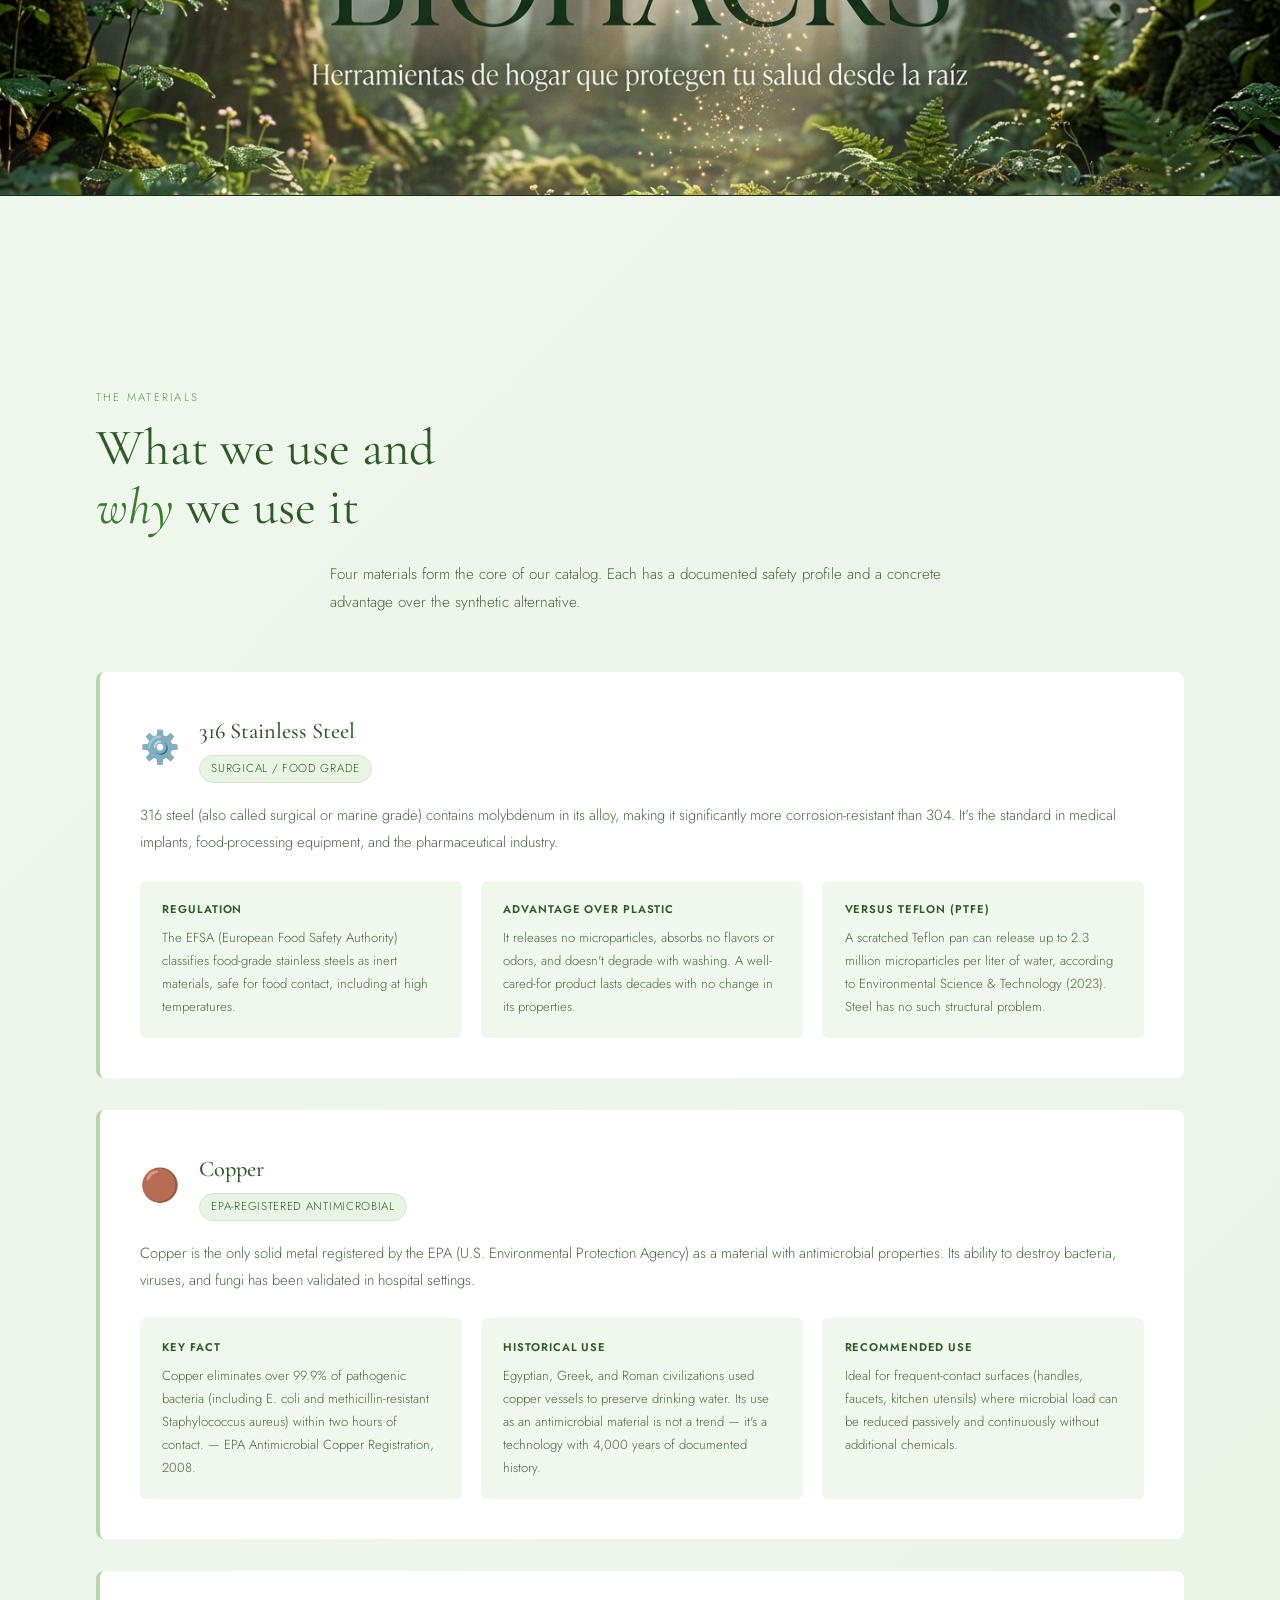
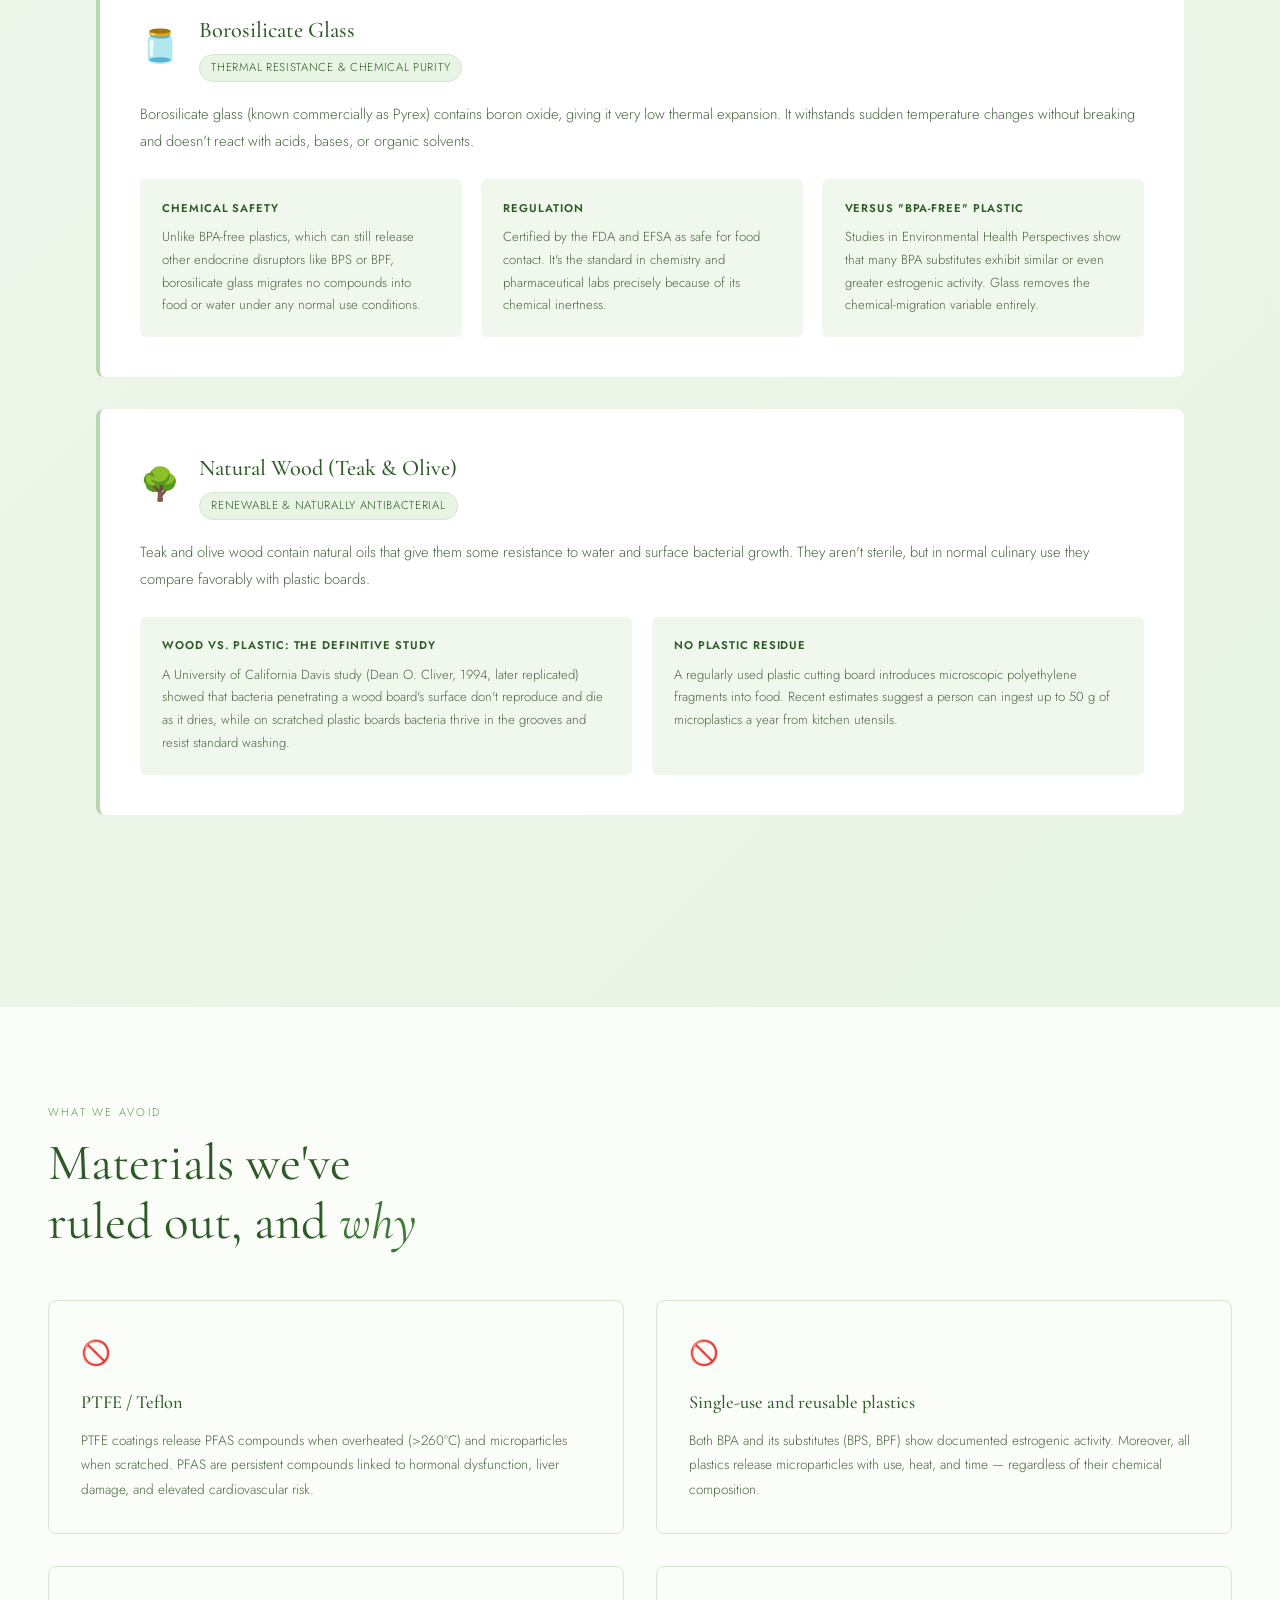
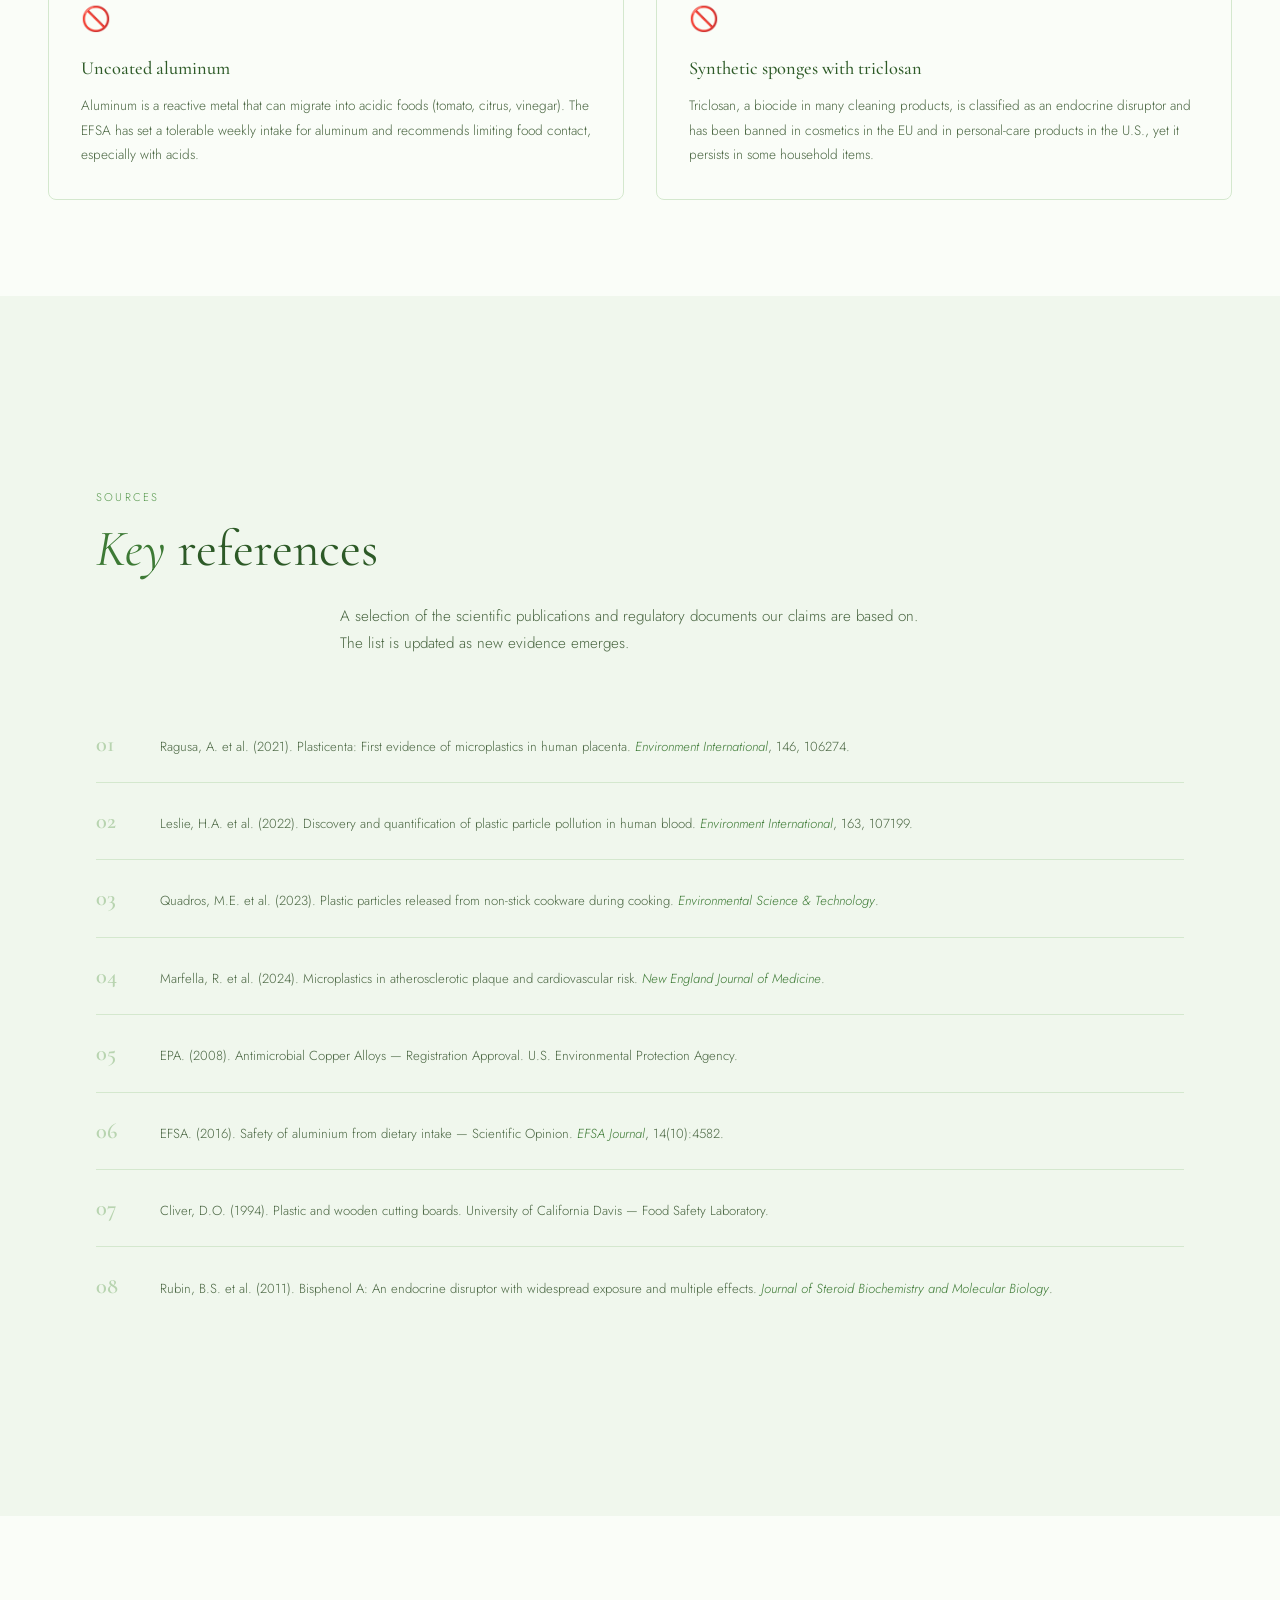
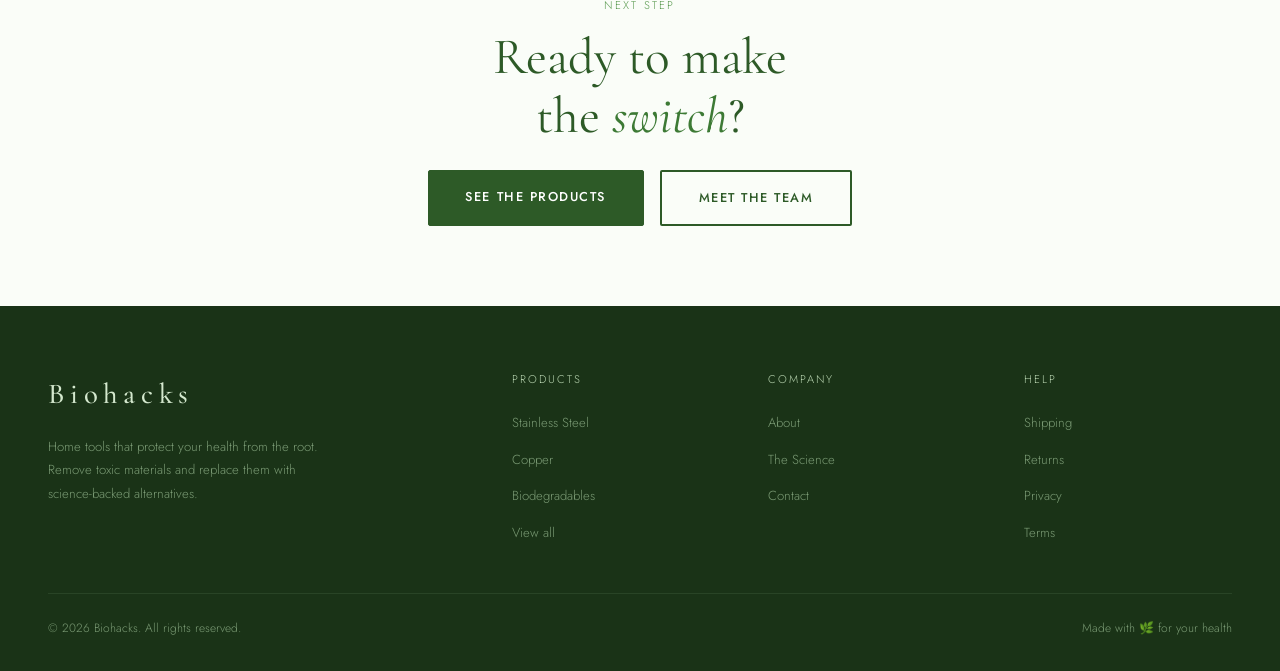
<file: science.html>
<!DOCTYPE html>
<html lang="en">
<head>
<meta charset="UTF-8" />
<meta name="viewport" content="width=device-width, initial-scale=1.0" />
<title>The Science — Biohacks</title>
<link rel="preconnect" href="https://fonts.googleapis.com" />
<link rel="preconnect" href="https://fonts.gstatic.com" crossorigin />
<link href="https://fonts.googleapis.com/css2?family=Cormorant+Garamond:ital,wght@0,300;0,400;0,500;0,600;1,300;1,400;1,500&family=Jost:wght@300;400;500&display=swap" rel="stylesheet" />
<link rel="stylesheet" href="styles.css" />
<style>
  /* === SCIENCE PAGE HERO === */
  .science-page-hero {
    padding: 160px 0 80px;
    background: linear-gradient(160deg, #e4f0df 0%, var(--cream) 60%);
    position: relative;
    overflow: hidden;
  }
  .science-page-hero::before {
    content: '';
    position: absolute;
    top: -80px; left: -80px;
    width: 400px; height: 400px;
    border-radius: 50%;
    background: radial-gradient(circle, rgba(160,210,150,0.2) 0%, transparent 70%);
    pointer-events: none;
  }
  .science-page-title {
    font-family: var(--font-display);
    font-size: clamp(2.5rem, 5vw, 4rem);
    font-weight: 500;
    color: var(--forest);
    line-height: 1.15;
    margin: 1rem 0 1.5rem;
  }
  .science-page-title em { font-style: italic; color: var(--forest-mid); }
  .science-page-sub {
    font-size: 1.05rem;
    color: var(--text-mid);
    line-height: 1.85;
    max-width: 640px;
  }

  /* === INTRO === */
  .science-page-intro { padding: 6rem 3rem; }
  .science-intro-grid {
    display: grid;
    grid-template-columns: 1fr 1fr;
    gap: 4rem;
    align-items: start;
    max-width: 1300px;
    margin: 0 auto;
  }
  .about-body {
    font-size: 0.95rem;
    color: var(--text-mid);
    line-height: 1.9;
    margin-bottom: 1.2rem;
  }
  .science-intro-box {
    background: var(--forest);
    border-radius: 8px;
    padding: 2.5rem;
    position: sticky;
    top: 100px;
  }
  .science-intro-mark {
    display: block;
    font-family: var(--font-display);
    font-size: 4rem;
    color: var(--sage);
    line-height: 0.6;
    margin-bottom: 1.2rem;
  }
  .science-intro-quote {
    font-size: 1rem;
    color: rgba(255,255,255,0.9);
    line-height: 1.8;
    font-style: italic;
    margin-bottom: 1.2rem;
  }
  .science-intro-source { font-size: 0.78rem; color: var(--sage); line-height: 1.5; }

  /* === MATERIAL CARDS === */
  .science-materials-section { background: linear-gradient(135deg, #f0f7ed 0%, #e8f4e4 100%); }
  .material-cards { display: flex; flex-direction: column; gap: 2rem; margin-top: 0; }
  .material-card {
    background: white;
    border-radius: 8px;
    padding: 2.5rem;
    border-left: 4px solid var(--sage);
    transition: all var(--transition);
  }
  .material-card:hover {
    border-left-color: var(--forest);
    box-shadow: -4px 0 30px rgba(45,90,39,0.1);
    transform: translateX(4px);
  }
  .material-card-header {
    display: flex;
    align-items: center;
    gap: 1.2rem;
    margin-bottom: 1.2rem;
  }
  .material-icon { font-size: 2rem; }
  .material-title {
    font-family: var(--font-display);
    font-size: 1.4rem;
    font-weight: 500;
    color: var(--forest);
    margin-bottom: 0.2rem;
  }
  .material-badge {
    display: inline-block;
    background: var(--sage-pale);
    color: var(--forest);
    font-size: 0.72rem;
    text-transform: uppercase;
    letter-spacing: 0.06em;
    padding: 0.2rem 0.7rem;
    border-radius: 20px;
    border: 1px solid var(--sage-light);
  }
  .material-desc {
    font-size: 0.92rem;
    color: var(--text-mid);
    line-height: 1.85;
    margin-bottom: 1.5rem;
  }
  .material-evidence {
    display: grid;
    grid-template-columns: repeat(auto-fit, minmax(260px, 1fr));
    gap: 1.2rem;
  }
  .evidence-item { background: var(--sage-bg); border-radius: 6px; padding: 1.2rem 1.4rem; }
  .evidence-label {
    display: block;
    font-size: 0.7rem;
    text-transform: uppercase;
    letter-spacing: 0.08em;
    color: var(--forest);
    font-weight: 600;
    margin-bottom: 0.5rem;
  }
  .evidence-text { font-size: 0.82rem; color: var(--text-mid); line-height: 1.75; }

  /* === AVOID === */
  .science-avoid { padding: 6rem 3rem; max-width: 1300px; margin: 0 auto; }
  .avoid-grid {
    display: grid;
    grid-template-columns: repeat(2, 1fr);
    gap: 2rem;
    margin-top: 3rem;
  }
  .avoid-card {
    padding: 2rem;
    border: 1px solid var(--sage-light);
    border-radius: 8px;
    transition: all var(--transition);
  }
  .avoid-card:hover { border-color: var(--forest); box-shadow: 0 8px 30px rgba(45,90,39,0.08); }
  .avoid-icon { font-size: 1.5rem; margin-bottom: 0.8rem; }
  .avoid-title {
    font-family: var(--font-display);
    font-size: 1.15rem;
    font-weight: 500;
    color: var(--forest);
    margin-bottom: 0.6rem;
  }
  .avoid-text { font-size: 0.85rem; color: var(--text-mid); line-height: 1.8; }

  /* === REFERENCES === */
  .science-refs-section { background: var(--sage-bg); }
  .refs-list { display: flex; flex-direction: column; gap: 0; }
  .ref-item {
    display: flex;
    gap: 1.5rem;
    align-items: baseline;
    padding: 1.2rem 0;
    border-bottom: 1px solid var(--sage-light);
  }
  .ref-item:last-child { border-bottom: none; }
  .ref-num {
    font-family: var(--font-display);
    font-size: 1.4rem;
    color: var(--sage);
    font-weight: 600;
    flex-shrink: 0;
    width: 2.5rem;
  }
  .ref-text { font-size: 0.82rem; color: var(--text-mid); line-height: 1.75; }
  .ref-text em { color: var(--forest-mid); }

  /* === SCIENCE CTA === */
  .science-cta { text-align:center; padding: 5rem 3rem; max-width: 1300px; margin: 0 auto; }

  @media (max-width: 900px) {
    .science-intro-grid { grid-template-columns: 1fr; }
    .science-intro-box { position: static; }
    .avoid-grid { grid-template-columns: 1fr; }
    .material-evidence { grid-template-columns: 1fr; }
  }
  @media (max-width: 600px) {
    .science-page-hero { padding: 120px 1.5rem 60px; }
    .science-page-intro, .science-avoid, .science-cta { padding-left: 1.5rem; padding-right: 1.5rem; }
    .material-card { padding: 1.6rem; }
    .material-card-header { flex-direction: column; align-items: flex-start; }
  }
</style>
</head>
<body class="inner-page on-light">

  <!-- ═══════════════ HEADER ═══════════════ -->
  <header class="site-header" id="site-header">
    <a href="index.html" class="site-logo">Biohacks</a>
    <nav>
      <ul class="site-nav">
        <li><a href="index.html#products">Products</a></li>
        <li><a href="science.html" aria-current="page">Science</a></li>
        <li><a href="about.html">About</a></li>
        <li><a href="index.html#products" class="nav-cta">Shop</a></li>
        <li>
          <a href="#" class="cart-icon" aria-label="Cart">
            <svg width="22" height="22" viewBox="0 0 24 24" fill="none" stroke="currentColor" stroke-width="1.5">
              <path d="M6 2L3 6v14a2 2 0 002 2h14a2 2 0 002-2V6l-3-4z"/>
              <line x1="3" y1="6" x2="21" y2="6"/>
              <path d="M16 10a4 4 0 01-8 0"/>
            </svg>
          </a>
        </li>
      </ul>
    </nav>
  </header>

  <!-- ═══════════════ HERO ═══════════════ -->
  <section class="science-page-hero" data-screen-label="Science hero">
    <div class="section">
      <span class="section-label">Scientific basis</span>
      <h1 class="science-page-title">We don't sell fear.<br>We sell <em>evidence</em></h1>
      <p class="science-page-sub">Every claim at Biohacks is backed by studies published in peer-reviewed journals, official certifications, or regulations from recognized agencies. Here's the source.</p>
    </div>
  </section>

  <!-- ═══════════════ INTRO ═══════════════ -->
  <div class="science-page-intro" data-screen-label="Science intro">
    <div class="science-intro-grid">
      <div>
        <span class="section-label reveal">The real problem</span>
        <h2 class="section-title reveal reveal-delay-1">Household materials<br>are not <em>neutral</em></h2>
        <p class="about-body reveal reveal-delay-2">For decades we assumed that if something was in the kitchen or the bathroom, it was safe. Regulations existed, products were approved. What could go wrong?</p>
        <p class="about-body reveal reveal-delay-3">The answer came in the form of studies: microplastics in human blood, PFAS (perfluoroalkyl compounds) in adipose tissue, heavy metals leaching from cheap coatings. Not as a theoretical risk, but as findings documented in real human samples.</p>
        <p class="about-body reveal reveal-delay-3">At Biohacks we start from the available evidence and select materials that have demonstrated their safety for centuries before the most demanding regulatory bodies.</p>
      </div>
      <div class="science-intro-box reveal reveal-delay-2">
        <div class="science-intro-quote">
          <span class="science-intro-mark">"</span>
          Microplastics have been detected in human blood, lungs, placenta, and breast milk. Their presence in human tissue is no longer debatable.
        </div>
        <p class="science-intro-source">— Ragusa et al., <em>Environment International</em>, 2021 / Leslie et al., <em>Environment International</em>, 2022</p>
      </div>
    </div>
  </div>

  <!-- ═══════════════ BRAND BAND ═══════════════ -->
  <section class="brand-band" data-screen-label="Brand band">
    <img src="assets/biohacks-forest.png" alt="Biohacks — herramientas de hogar que protegen tu salud desde la raíz" loading="lazy" />
  </section>

  <!-- ═══════════════ MATERIALS ═══════════════ -->
  <div class="section-full science-materials-section" data-screen-label="Materials">
    <div class="section">
      <span class="section-label reveal">The materials</span>
      <h2 class="section-title reveal reveal-delay-1">What we use and<br><em>why</em> we use it</h2>
      <p class="section-desc reveal reveal-delay-2" style="max-width:620px; margin:0 auto 3.5rem;">Four materials form the core of our catalog. Each has a documented safety profile and a concrete advantage over the synthetic alternative.</p>

      <div class="material-cards">
        <div class="material-card reveal">
          <div class="material-card-header">
            <span class="material-icon">⚙️</span>
            <div>
              <h3 class="material-title">316 Stainless Steel</h3>
              <span class="material-badge">Surgical / food grade</span>
            </div>
          </div>
          <p class="material-desc">316 steel (also called surgical or marine grade) contains molybdenum in its alloy, making it significantly more corrosion-resistant than 304. It's the standard in medical implants, food-processing equipment, and the pharmaceutical industry.</p>
          <div class="material-evidence">
            <div class="evidence-item">
              <span class="evidence-label">Regulation</span>
              <p class="evidence-text">The EFSA (European Food Safety Authority) classifies food-grade stainless steels as inert materials, safe for food contact, including at high temperatures.</p>
            </div>
            <div class="evidence-item">
              <span class="evidence-label">Advantage over plastic</span>
              <p class="evidence-text">It releases no microparticles, absorbs no flavors or odors, and doesn't degrade with washing. A well-cared-for product lasts decades with no change in its properties.</p>
            </div>
            <div class="evidence-item">
              <span class="evidence-label">Versus Teflon (PTFE)</span>
              <p class="evidence-text">A scratched Teflon pan can release up to 2.3 million microparticles per liter of water, according to Environmental Science &amp; Technology (2023). Steel has no such structural problem.</p>
            </div>
          </div>
        </div>

        <div class="material-card reveal reveal-delay-1">
          <div class="material-card-header">
            <span class="material-icon">🟤</span>
            <div>
              <h3 class="material-title">Copper</h3>
              <span class="material-badge">EPA-registered antimicrobial</span>
            </div>
          </div>
          <p class="material-desc">Copper is the only solid metal registered by the EPA (U.S. Environmental Protection Agency) as a material with antimicrobial properties. Its ability to destroy bacteria, viruses, and fungi has been validated in hospital settings.</p>
          <div class="material-evidence">
            <div class="evidence-item">
              <span class="evidence-label">Key fact</span>
              <p class="evidence-text">Copper eliminates over 99.9% of pathogenic bacteria (including E. coli and methicillin-resistant Staphylococcus aureus) within two hours of contact. — EPA Antimicrobial Copper Registration, 2008.</p>
            </div>
            <div class="evidence-item">
              <span class="evidence-label">Historical use</span>
              <p class="evidence-text">Egyptian, Greek, and Roman civilizations used copper vessels to preserve drinking water. Its use as an antimicrobial material is not a trend — it's a technology with 4,000 years of documented history.</p>
            </div>
            <div class="evidence-item">
              <span class="evidence-label">Recommended use</span>
              <p class="evidence-text">Ideal for frequent-contact surfaces (handles, faucets, kitchen utensils) where microbial load can be reduced passively and continuously without additional chemicals.</p>
            </div>
          </div>
        </div>

        <div class="material-card reveal reveal-delay-2">
          <div class="material-card-header">
            <span class="material-icon">🫙</span>
            <div>
              <h3 class="material-title">Borosilicate Glass</h3>
              <span class="material-badge">Thermal resistance &amp; chemical purity</span>
            </div>
          </div>
          <p class="material-desc">Borosilicate glass (known commercially as Pyrex) contains boron oxide, giving it very low thermal expansion. It withstands sudden temperature changes without breaking and doesn't react with acids, bases, or organic solvents.</p>
          <div class="material-evidence">
            <div class="evidence-item">
              <span class="evidence-label">Chemical safety</span>
              <p class="evidence-text">Unlike BPA-free plastics, which can still release other endocrine disruptors like BPS or BPF, borosilicate glass migrates no compounds into food or water under any normal use conditions.</p>
            </div>
            <div class="evidence-item">
              <span class="evidence-label">Regulation</span>
              <p class="evidence-text">Certified by the FDA and EFSA as safe for food contact. It's the standard in chemistry and pharmaceutical labs precisely because of its chemical inertness.</p>
            </div>
            <div class="evidence-item">
              <span class="evidence-label">Versus "BPA-free" plastic</span>
              <p class="evidence-text">Studies in Environmental Health Perspectives show that many BPA substitutes exhibit similar or even greater estrogenic activity. Glass removes the chemical-migration variable entirely.</p>
            </div>
          </div>
        </div>

        <div class="material-card reveal reveal-delay-3">
          <div class="material-card-header">
            <span class="material-icon">🌳</span>
            <div>
              <h3 class="material-title">Natural Wood (Teak &amp; Olive)</h3>
              <span class="material-badge">Renewable &amp; naturally antibacterial</span>
            </div>
          </div>
          <p class="material-desc">Teak and olive wood contain natural oils that give them some resistance to water and surface bacterial growth. They aren't sterile, but in normal culinary use they compare favorably with plastic boards.</p>
          <div class="material-evidence">
            <div class="evidence-item">
              <span class="evidence-label">Wood vs. plastic: the definitive study</span>
              <p class="evidence-text">A University of California Davis study (Dean O. Cliver, 1994, later replicated) showed that bacteria penetrating a wood board's surface don't reproduce and die as it dries, while on scratched plastic boards bacteria thrive in the grooves and resist standard washing.</p>
            </div>
            <div class="evidence-item">
              <span class="evidence-label">No plastic residue</span>
              <p class="evidence-text">A regularly used plastic cutting board introduces microscopic polyethylene fragments into food. Recent estimates suggest a person can ingest up to 50 g of microplastics a year from kitchen utensils.</p>
            </div>
          </div>
        </div>
      </div>
    </div>
  </div>

  <!-- ═══════════════ WHAT WE AVOID ═══════════════ -->
  <div class="science-avoid" data-screen-label="What we avoid">
    <span class="section-label reveal">What we avoid</span>
    <h2 class="section-title reveal reveal-delay-1">Materials we've<br>ruled out, and <em>why</em></h2>
    <div class="avoid-grid">
      <div class="avoid-card reveal">
        <div class="avoid-icon">🚫</div>
        <h3 class="avoid-title">PTFE / Teflon</h3>
        <p class="avoid-text">PTFE coatings release PFAS compounds when overheated (&gt;260°C) and microparticles when scratched. PFAS are persistent compounds linked to hormonal dysfunction, liver damage, and elevated cardiovascular risk.</p>
      </div>
      <div class="avoid-card reveal reveal-delay-1">
        <div class="avoid-icon">🚫</div>
        <h3 class="avoid-title">Single-use and reusable plastics</h3>
        <p class="avoid-text">Both BPA and its substitutes (BPS, BPF) show documented estrogenic activity. Moreover, all plastics release microparticles with use, heat, and time — regardless of their chemical composition.</p>
      </div>
      <div class="avoid-card reveal reveal-delay-2">
        <div class="avoid-icon">🚫</div>
        <h3 class="avoid-title">Uncoated aluminum</h3>
        <p class="avoid-text">Aluminum is a reactive metal that can migrate into acidic foods (tomato, citrus, vinegar). The EFSA has set a tolerable weekly intake for aluminum and recommends limiting food contact, especially with acids.</p>
      </div>
      <div class="avoid-card reveal reveal-delay-3">
        <div class="avoid-icon">🚫</div>
        <h3 class="avoid-title">Synthetic sponges with triclosan</h3>
        <p class="avoid-text">Triclosan, a biocide in many cleaning products, is classified as an endocrine disruptor and has been banned in cosmetics in the EU and in personal-care products in the U.S., yet it persists in some household items.</p>
      </div>
    </div>
  </div>

  <!-- ═══════════════ REFERENCES ═══════════════ -->
  <div class="section-full science-refs-section" data-screen-label="References">
    <div class="section">
      <span class="section-label reveal">Sources</span>
      <h2 class="section-title reveal reveal-delay-1"><em>Key</em> references</h2>
      <p class="section-desc reveal reveal-delay-2" style="max-width:600px; margin:0 auto 3rem;">A selection of the scientific publications and regulatory documents our claims are based on. The list is updated as new evidence emerges.</p>
      <div class="refs-list reveal reveal-delay-3">
        <div class="ref-item">
          <span class="ref-num">01</span>
          <div><p class="ref-text">Ragusa, A. et al. (2021). Plasticenta: First evidence of microplastics in human placenta. <em>Environment International</em>, 146, 106274.</p></div>
        </div>
        <div class="ref-item">
          <span class="ref-num">02</span>
          <div><p class="ref-text">Leslie, H.A. et al. (2022). Discovery and quantification of plastic particle pollution in human blood. <em>Environment International</em>, 163, 107199.</p></div>
        </div>
        <div class="ref-item">
          <span class="ref-num">03</span>
          <div><p class="ref-text">Quadros, M.E. et al. (2023). Plastic particles released from non-stick cookware during cooking. <em>Environmental Science &amp; Technology</em>.</p></div>
        </div>
        <div class="ref-item">
          <span class="ref-num">04</span>
          <div><p class="ref-text">Marfella, R. et al. (2024). Microplastics in atherosclerotic plaque and cardiovascular risk. <em>New England Journal of Medicine</em>.</p></div>
        </div>
        <div class="ref-item">
          <span class="ref-num">05</span>
          <div><p class="ref-text">EPA. (2008). Antimicrobial Copper Alloys — Registration Approval. U.S. Environmental Protection Agency.</p></div>
        </div>
        <div class="ref-item">
          <span class="ref-num">06</span>
          <div><p class="ref-text">EFSA. (2016). Safety of aluminium from dietary intake — Scientific Opinion. <em>EFSA Journal</em>, 14(10):4582.</p></div>
        </div>
        <div class="ref-item">
          <span class="ref-num">07</span>
          <div><p class="ref-text">Cliver, D.O. (1994). Plastic and wooden cutting boards. University of California Davis — Food Safety Laboratory.</p></div>
        </div>
        <div class="ref-item">
          <span class="ref-num">08</span>
          <div><p class="ref-text">Rubin, B.S. et al. (2011). Bisphenol A: An endocrine disruptor with widespread exposure and multiple effects. <em>Journal of Steroid Biochemistry and Molecular Biology</em>.</p></div>
        </div>
      </div>
    </div>
  </div>

  <!-- ═══════════════ CTA ═══════════════ -->
  <div class="science-cta" data-screen-label="Science CTA">
    <span class="section-label reveal">Next step</span>
    <h2 class="section-title reveal reveal-delay-1" style="margin-bottom:1.5rem;">Ready to make<br>the <em>switch</em>?</h2>
    <div class="reveal reveal-delay-2" style="display:flex; gap:1rem; justify-content:center; flex-wrap:wrap;">
      <a href="index.html#products" class="btn-primary">See the products</a>
      <a href="about.html" class="btn-secondary">Meet the team</a>
    </div>
  </div>

  <!-- ═══════════════ FOOTER ═══════════════ -->
  <footer class="site-footer">
    <div class="footer-grid">
      <div>
        <div class="footer-brand-name">Biohacks</div>
        <p class="footer-brand-desc">Home tools that protect your health from the root. Remove toxic materials and replace them with science-backed alternatives.</p>
      </div>
      <div>
        <div class="footer-heading">Products</div>
        <ul class="footer-links">
          <li><a href="index.html#products">Stainless Steel</a></li>
          <li><a href="index.html#products">Copper</a></li>
          <li><a href="index.html#products">Biodegradables</a></li>
          <li><a href="index.html#products">View all</a></li>
        </ul>
      </div>
      <div>
        <div class="footer-heading">Company</div>
        <ul class="footer-links">
          <li><a href="about.html">About</a></li>
          <li><a href="science.html">The Science</a></li>
          <li><a href="#">Contact</a></li>
        </ul>
      </div>
      <div>
        <div class="footer-heading">Help</div>
        <ul class="footer-links">
          <li><a href="#">Shipping</a></li>
          <li><a href="#">Returns</a></li>
          <li><a href="#">Privacy</a></li>
          <li><a href="#">Terms</a></li>
        </ul>
      </div>
    </div>
    <div class="footer-bottom">
      <span>© 2026 Biohacks. All rights reserved.</span>
      <span>Made with 🌿 for your health</span>
    </div>
  </footer>

<script>
  const header = document.getElementById('site-header');
  window.addEventListener('scroll', () => {
    header.classList.toggle('scrolled', window.scrollY > 60);
  }, { passive: true });

  const observer = new IntersectionObserver((entries) => {
    entries.forEach(entry => {
      if (entry.isIntersecting) { entry.target.classList.add('visible'); observer.unobserve(entry.target); }
    });
  }, { threshold: 0.12, rootMargin: '0px 0px -50px 0px' });
  document.querySelectorAll('.reveal').forEach(el => observer.observe(el));
</script>
</body>
</html>
</file>
<file: styles.css>
/* ===========================
   BIOHACKS — Homepage (mockup)
   Adapted from theme.css + warmed video hero
   =========================== */

/* Inner pages (About / Science) — light hero, so header text stays dark from the top */
body.inner-page .site-logo { color: var(--forest); text-shadow: none; }
body.inner-page .site-nav a { color: var(--text-mid); }
body.inner-page .site-nav a:hover { color: var(--forest); }
body.inner-page .cart-icon { color: var(--text-mid); }
body.inner-page .nav-cta { color: var(--white) !important; border-color: transparent; }

/* Full-bleed brand image band (used on inner pages) */
.brand-band {
  position: relative;
  width: 100%;
  line-height: 0;
  background: var(--forest-deep);
  border-top: 1px solid rgba(45,90,39,0.18);
  border-bottom: 1px solid rgba(45,90,39,0.18);
}
.brand-band img {
  width: 100%;
  height: clamp(340px, 52vh, 600px);
  object-fit: cover;
  object-position: center 42%;
  display: block;
}
.brand-band::after {
  content: "";
  position: absolute;
  inset: 0;
  pointer-events: none;
  background: linear-gradient(to bottom, rgba(250,253,248,0.10) 0%, transparent 14%, transparent 86%, rgba(250,253,248,0.10) 100%);
}



:root {
  --sage: #b8d4b0;
  --sage-light: #d4e8ce;
  --sage-pale: #e8f4e4;
  --sage-bg: #f0f7ed;
  --forest: #2d5a27;
  --forest-mid: #3d7a35;
  --forest-light: #5a9a50;
  --forest-deep: #14281a;
  --white: #ffffff;
  --cream: #fafdf8;
  --text: #2a3d25;
  --text-mid: #4a6642;
  --text-light: #7a9a74;
  --font-display: 'Cormorant Garamond', serif;
  --font-body: 'Jost', sans-serif;
  --transition: 0.4s cubic-bezier(0.25, 0.46, 0.45, 0.94);
}

*, *::before, *::after { box-sizing: border-box; margin: 0; padding: 0; }

html { scroll-behavior: smooth; }

body {
  font-family: var(--font-body);
  background: var(--cream);
  color: var(--text);
  overflow-x: hidden;
  font-weight: 300;
  line-height: 1.7;
}

a { color: inherit; text-decoration: none; }
img { max-width: 100%; display: block; }

/* ===========================
   HEADER
   =========================== */
.site-header {
  position: fixed;
  top: 0; left: 0; right: 0;
  z-index: 1000;
  padding: 1.4rem 3rem;
  display: flex;
  align-items: center;
  justify-content: space-between;
  transition: background var(--transition), box-shadow var(--transition), padding var(--transition);
}
.site-header.scrolled {
  background: rgba(240, 247, 237, 0.95);
  -webkit-backdrop-filter: blur(12px);
  backdrop-filter: blur(12px);
  box-shadow: 0 1px 24px rgba(45, 90, 39, 0.08);
  padding-top: 1rem;
  padding-bottom: 1rem;
}
.site-logo {
  font-family: var(--font-display);
  font-size: 1.6rem;
  font-weight: 600;
  letter-spacing: 0.15em;
  color: var(--cream);
  text-transform: uppercase;
  transition: color var(--transition);
  text-shadow: 0 2px 20px rgba(0,0,0,0.35);
}
.site-header.scrolled .site-logo { color: var(--forest); text-shadow: none; }
.site-nav {
  display: flex;
  gap: 2.5rem;
  align-items: center;
  list-style: none;
}
.site-nav a {
  font-size: 0.8rem;
  letter-spacing: 0.12em;
  text-transform: uppercase;
  color: rgba(255,255,255,0.82);
  transition: color var(--transition);
}
.site-header.scrolled .site-nav a { color: var(--text-mid); }
.site-nav a:hover { color: var(--cream); }
.site-header.scrolled .site-nav a:hover { color: var(--forest); }
.nav-cta {
  background: var(--forest);
  color: var(--white) !important;
  padding: 0.6rem 1.4rem;
  border-radius: 2px;
  font-weight: 500;
  border: 1px solid rgba(255,255,255,0.25);
}
.site-header.scrolled .nav-cta { border-color: transparent; }
.nav-cta:hover { background: var(--forest-mid); }
.cart-icon { position: relative; cursor: pointer; color: rgba(255,255,255,0.85); display: flex; }
.site-header.scrolled .cart-icon { color: var(--text-mid); }
.cart-count {
  position: absolute;
  top: -6px; right: -8px;
  background: var(--forest-light);
  color: white;
  font-size: 0.65rem;
  width: 16px; height: 16px;
  border-radius: 50%;
  display: flex;
  align-items: center;
  justify-content: center;
}

/* ===========================
   VIDEO HERO
   =========================== */
.hero {
  position: relative;
  min-height: 100vh;
  display: flex;
  align-items: flex-end;
  justify-content: center;
  text-align: center;
  overflow: hidden;
  background: var(--forest-deep);
}
.hero-video,
.hero-fallback {
  position: absolute;
  inset: 0;
  width: 100%;
  height: 100%;
  object-fit: cover;
  object-position: center center;
  z-index: 0;
}
.hero-video { transition: opacity 0.3s ease; }
.hero-fallback {
  background-image: url('assets/butterfly-poster.jpg');
  background-size: cover;
  background-position: center center;
  filter: brightness(0.85);
  display: none;
}
body.use-fallback .hero-fallback { display: block; }
body.use-fallback .hero-video { display: none; }

/* Warming overlays — push the cyan video toward the sage/forest palette */
.hero-overlay {
  position: absolute;
  inset: 0;
  pointer-events: none;
  z-index: 1;
  background:
    radial-gradient(ellipse 72% 62% at 50% 38%, rgba(20,42,18,0) 42%, rgba(13,31,18,0.55) 100%),
    linear-gradient(to bottom, rgba(26,51,23,0.22) 0%, rgba(26,51,23,0.05) 34%, rgba(20,42,18,0.55) 78%, rgba(20,40,24,0.92) 100%),
    linear-gradient(150deg, rgba(61,122,53,0.30) 0%, rgba(45,90,39,0.08) 46%, rgba(26,51,23,0.28) 100%);
}
.hero-greenify {
  position: absolute;
  inset: 0;
  pointer-events: none;
  z-index: 2;
  background: rgba(120, 180, 95, 0.30);
  mix-blend-mode: soft-light;
}

/* Hero content */
.hero-content {
  position: relative;
  z-index: 5;
  padding: 2rem 2rem 13vh;
  max-width: 760px;
}
.hero-eyebrow {
  font-size: 0.72rem;
  letter-spacing: 0.32em;
  text-transform: uppercase;
  color: var(--sage-light);
  margin-bottom: 1.4rem;
  display: inline-flex;
  align-items: center;
  gap: 0.8rem;
  animation: fadeUp 1.2s ease 0.1s both;
}
.hero-eyebrow::before,
.hero-eyebrow::after {
  content: "";
  width: 26px;
  height: 1px;
  background: var(--forest-light);
  opacity: 0.9;
}
.hero-title {
  font-family: var(--font-display);
  font-size: clamp(3.5rem, 9vw, 7rem);
  font-weight: 500;
  letter-spacing: 0.22em;
  color: var(--cream);
  text-transform: uppercase;
  line-height: 1;
  margin-bottom: 1.4rem;
  text-shadow: 0 4px 50px rgba(0,0,0,0.4);
  animation: fadeUp 1.2s cubic-bezier(0.16,1,0.3,1) 0.3s both;
}
.hero-sub {
  font-size: clamp(0.88rem, 1.5vw, 1.05rem);
  color: rgba(232, 244, 228, 0.86);
  letter-spacing: 0.04em;
  line-height: 1.9;
  max-width: 560px;
  margin: 0 auto 2.6rem;
  text-shadow: 0 2px 24px rgba(0,0,0,0.35);
  animation: fadeUp 1.2s cubic-bezier(0.16,1,0.3,1) 0.6s both;
}
.hero-cta {
  display: inline-flex;
  gap: 1rem;
  flex-wrap: wrap;
  justify-content: center;
  animation: fadeUp 1.2s cubic-bezier(0.16,1,0.3,1) 0.9s both;
}
.btn-primary {
  background: var(--forest);
  color: var(--white);
  padding: 0.95rem 2.3rem;
  font-size: 0.8rem;
  letter-spacing: 0.12em;
  text-transform: uppercase;
  border-radius: 2px;
  transition: all var(--transition);
  font-family: var(--font-body);
  font-weight: 500;
  border: 1px solid var(--forest);
  white-space: nowrap;
}
.btn-primary:hover {
  background: var(--forest-mid);
  border-color: var(--forest-mid);
  transform: translateY(-2px);
}
.btn-secondary {
  background: rgba(255,255,255,0.08);
  color: var(--cream);
  padding: 0.95rem 2.3rem;
  font-size: 0.8rem;
  letter-spacing: 0.12em;
  text-transform: uppercase;
  border-radius: 2px;
  border: 1px solid rgba(255,255,255,0.4);
  -webkit-backdrop-filter: blur(8px);
  backdrop-filter: blur(8px);
  transition: all var(--transition);
  font-family: var(--font-body);
  font-weight: 500;
  white-space: nowrap;
}
.btn-secondary:hover {
  background: rgba(255,255,255,0.18);
  border-color: rgba(255,255,255,0.75);
}

/* Buttons inside light sections override the glass look */
.on-light .btn-secondary {
  background: transparent;
  color: var(--forest);
  border: 2px solid var(--forest);
  -webkit-backdrop-filter: none;
  backdrop-filter: none;
}
.on-light .btn-secondary:hover { background: var(--forest); color: #fff; }

@keyframes fadeUp {
  from { opacity: 0; transform: translateY(28px); }
  to   { opacity: 1; transform: translateY(0); }
}

/* Scroll indicator */
.scroll-indicator {
  position: absolute;
  bottom: 1.8rem;
  left: 50%;
  transform: translateX(-50%);
  z-index: 5;
  display: flex;
  flex-direction: column;
  align-items: center;
  gap: 0.55rem;
  color: var(--sage-light);
  font-size: 0.68rem;
  letter-spacing: 0.22em;
  text-transform: uppercase;
  transition: opacity 0.6s ease;
  animation: fadeUp 1.2s ease 1.2s both;
}
.scroll-indicator.hidden { opacity: 0; pointer-events: none; }
.scroll-line {
  width: 1px;
  height: 40px;
  background: linear-gradient(to bottom, transparent, var(--sage-light));
  animation: scrollPulse 2s ease-in-out infinite;
}
@keyframes scrollPulse {
  0%, 100% { transform: scaleY(0.6); opacity: 0.5; transform-origin: top; }
  50% { transform: scaleY(1); opacity: 1; transform-origin: top; }
}

/* ===========================
   MISSION STRIP
   =========================== */
.mission-strip {
  background: var(--forest);
  padding: 1.3rem 3rem;
  display: flex;
  justify-content: center;
  gap: 4rem;
  flex-wrap: wrap;
}
.mission-item {
  display: flex;
  align-items: center;
  gap: 0.7rem;
  color: var(--sage-light);
  font-size: 0.78rem;
  letter-spacing: 0.08em;
  text-transform: uppercase;
}
.mission-icon { font-size: 1rem; }

/* ===========================
   SECTION BASE
   =========================== */
.section {
  padding: 6rem 3rem;
  max-width: 1300px;
  margin: 0 auto;
}
.section-full { padding: 6rem 3rem; }
.section-label {
  font-size: 0.7rem;
  letter-spacing: 0.2em;
  text-transform: uppercase;
  color: var(--forest-light);
  margin-bottom: 0.8rem;
  display: block;
}
.section-title {
  font-family: var(--font-display);
  font-size: clamp(2rem, 4vw, 3.2rem);
  font-weight: 400;
  color: var(--forest);
  line-height: 1.15;
  margin-bottom: 1.5rem;
}
.section-title em { font-style: italic; color: var(--forest-mid); }
.section-desc {
  font-size: 0.95rem;
  color: var(--text-mid);
  max-width: 560px;
  line-height: 1.8;
}

/* ===========================
   PRODUCTS GRID
   =========================== */
.products-intro {
  display: grid;
  grid-template-columns: 1fr 1fr;
  gap: 4rem;
  align-items: end;
  margin-bottom: 4rem;
}
.products-grid {
  display: grid;
  grid-template-columns: repeat(3, 1fr);
  gap: 2rem;
}
.product-card {
  background: var(--white);
  border: 1px solid rgba(180, 210, 170, 0.4);
  border-radius: 4px;
  overflow: hidden;
  transition: all var(--transition);
  cursor: pointer;
  display: flex;
  flex-direction: column;
}
.product-card:hover {
  transform: translateY(-6px);
  box-shadow: 0 20px 50px rgba(45, 90, 39, 0.12);
  border-color: var(--sage);
}
.product-img {
  aspect-ratio: 1;
  background: var(--sage-pale);
  display: flex;
  align-items: center;
  justify-content: center;
  font-size: 3.4rem;
  position: relative;
  overflow: hidden;
}
.product-img::after {
  content: '';
  position: absolute;
  inset: 0;
  background: linear-gradient(to bottom, transparent 60%, rgba(45, 90, 39, 0.05));
}
.product-badge {
  position: absolute;
  top: 1rem; left: 1rem;
  background: var(--forest);
  color: white;
  font-size: 0.65rem;
  letter-spacing: 0.1em;
  text-transform: uppercase;
  padding: 0.3rem 0.7rem;
  border-radius: 2px;
  z-index: 1;
}
.product-info { padding: 1.4rem; display: flex; flex-direction: column; flex: 1; }
.product-category {
  font-size: 0.65rem;
  letter-spacing: 0.15em;
  text-transform: uppercase;
  color: var(--forest-light);
  margin-bottom: 0.4rem;
  display: block;
}
.product-name {
  font-family: var(--font-display);
  font-size: 1.2rem;
  font-weight: 500;
  color: var(--forest);
  margin-bottom: 0.5rem;
}
.product-desc {
  font-size: 0.82rem;
  color: var(--text-light);
  line-height: 1.6;
  margin-bottom: 1.2rem;
  flex: 1;
}
.product-footer {
  display: flex;
  align-items: center;
  justify-content: space-between;
}
.product-price {
  font-family: var(--font-display);
  font-size: 1.4rem;
  font-weight: 500;
  color: var(--forest);
}
.add-to-cart {
  background: var(--forest);
  color: white;
  border: none;
  padding: 0.6rem 1.2rem;
  font-size: 0.72rem;
  letter-spacing: 0.1em;
  text-transform: uppercase;
  cursor: pointer;
  border-radius: 2px;
  transition: all var(--transition);
  font-family: var(--font-body);
}
.add-to-cart:hover { background: var(--forest-mid); transform: scale(1.02); }

/* ===========================
   SCIENCE SECTION
   =========================== */
.science-section {
  background: linear-gradient(135deg, #f0f7ed 0%, #e4f0df 100%);
  position: relative;
  overflow: hidden;
}
.science-section::before {
  content: '';
  position: absolute;
  top: -100px; right: -100px;
  width: 500px; height: 500px;
  border-radius: 50%;
  background: radial-gradient(circle, rgba(160,210,150,0.2) 0%, transparent 70%);
  pointer-events: none;
}
.science-grid {
  display: grid;
  grid-template-columns: 1fr 1fr;
  gap: 5rem;
  align-items: center;
  max-width: 1300px;
  margin: 0 auto;
}
.science-cards { display: flex; flex-direction: column; gap: 1.5rem; }
.science-card {
  background: white;
  border-left: 3px solid var(--sage);
  padding: 1.5rem 1.8rem;
  border-radius: 0 4px 4px 0;
  transition: all var(--transition);
}
.science-card:hover {
  border-left-color: var(--forest);
  transform: translateX(6px);
  box-shadow: -4px 0 20px rgba(45, 90, 39, 0.1);
}
.science-card-icon { font-size: 1.5rem; margin-bottom: 0.6rem; }
.science-card-title {
  font-family: var(--font-display);
  font-size: 1.15rem;
  font-weight: 500;
  color: var(--forest);
  margin-bottom: 0.4rem;
}
.science-card-text { font-size: 0.82rem; color: var(--text-mid); line-height: 1.7; }
.science-stat {
  display: inline-block;
  background: var(--forest);
  color: white;
  font-family: var(--font-display);
  font-size: 1.4rem;
  padding: 0.3rem 0.7rem;
  margin: 0.2rem 0;
  border-radius: 2px;
}

/* ===========================
   COMPARISON TABLE
   =========================== */
.compare-section { background: var(--white); }
.compare-table {
  width: 100%;
  border-collapse: collapse;
  margin-top: 3rem;
  font-size: 0.88rem;
}
.compare-table th {
  background: var(--forest);
  color: white;
  padding: 1rem 1.5rem;
  text-align: left;
  font-family: var(--font-body);
  font-weight: 400;
  letter-spacing: 0.08em;
  text-transform: uppercase;
  font-size: 0.75rem;
}
.compare-table td {
  padding: 1rem 1.5rem;
  border-bottom: 1px solid rgba(180, 210, 170, 0.3);
  color: var(--text-mid);
}
.compare-table tr:last-child td { border-bottom: none; }
.compare-table tr:nth-child(even) td { background: var(--sage-bg); }
.compare-table .highlight { color: var(--forest); font-weight: 500; }
.compare-check { color: var(--forest-light); font-size: 1.1rem; }

/* ===========================
   TESTIMONIALS
   =========================== */
.testimonials-section { background: linear-gradient(to bottom, var(--sage-bg), var(--cream)); }
.testimonials-grid {
  display: grid;
  grid-template-columns: repeat(3, 1fr);
  gap: 2rem;
  margin-top: 3rem;
}
.testimonial-card {
  background: white;
  padding: 2rem;
  border-radius: 4px;
  border: 1px solid rgba(180,210,170,0.4);
  position: relative;
}
.testimonial-card::before {
  content: '"';
  position: absolute;
  top: -10px; left: 20px;
  font-family: var(--font-display);
  font-size: 5rem;
  color: var(--sage);
  line-height: 1;
}
.testimonial-text {
  font-size: 0.88rem;
  color: var(--text-mid);
  line-height: 1.8;
  margin-bottom: 1.2rem;
  padding-top: 1.5rem;
}
.testimonial-author {
  font-family: var(--font-display);
  font-size: 1rem;
  color: var(--forest);
  font-weight: 500;
}
.testimonial-location { font-size: 0.72rem; color: var(--text-light); letter-spacing: 0.08em; }
.stars { color: #c8a84b; font-size: 0.9rem; margin-bottom: 0.5rem; }

/* ===========================
   MANIFESTO
   =========================== */
.manifesto-section {
  background: var(--forest);
  text-align: center;
  padding: 8rem 3rem;
}
.manifesto-quote {
  font-family: var(--font-display);
  font-size: clamp(1.6rem, 3vw, 2.5rem);
  font-weight: 300;
  font-style: italic;
  color: var(--sage-light);
  max-width: 800px;
  margin: 0 auto 2rem;
  line-height: 1.5;
}
.manifesto-author {
  font-size: 0.75rem;
  letter-spacing: 0.2em;
  text-transform: uppercase;
  color: var(--sage);
}
.manifesto-section .btn-secondary {
  border-color: var(--sage);
  color: var(--sage-light);
  background: rgba(255,255,255,0.04);
}
.manifesto-section .btn-secondary:hover { background: rgba(255,255,255,0.12); border-color: var(--sage-light); }

/* ===========================
   FOOTER
   =========================== */
.site-footer { background: #1a3317; padding: 4rem 3rem 2rem; color: var(--sage-light); }
.footer-grid {
  display: grid;
  grid-template-columns: 2fr 1fr 1fr 1fr;
  gap: 3rem;
  max-width: 1300px;
  margin: 0 auto 3rem;
}
.footer-brand-name {
  font-family: var(--font-display);
  font-size: 1.8rem;
  font-weight: 500;
  letter-spacing: 0.2em;
  color: var(--sage-light);
  margin-bottom: 1rem;
}
.footer-brand-desc { font-size: 0.82rem; line-height: 1.8; color: var(--text-light); max-width: 280px; }
.footer-heading {
  font-size: 0.7rem;
  letter-spacing: 0.18em;
  text-transform: uppercase;
  color: var(--sage);
  margin-bottom: 1.2rem;
}
.footer-links { list-style: none; display: flex; flex-direction: column; gap: 0.6rem; }
.footer-links a { font-size: 0.82rem; color: var(--text-light); transition: color var(--transition); }
.footer-links a:hover { color: var(--sage-light); }
.footer-bottom {
  border-top: 1px solid rgba(180,210,170,0.1);
  padding-top: 1.5rem;
  display: flex;
  justify-content: space-between;
  align-items: center;
  max-width: 1300px;
  margin: 0 auto;
  font-size: 0.75rem;
  color: var(--text-light);
}

/* ===========================
   REVEAL ON SCROLL
   =========================== */
.reveal { opacity: 0; transform: translateY(40px); transition: opacity 0.8s ease, transform 0.8s ease; }
.reveal.visible { opacity: 1; transform: translateY(0); }
.reveal-delay-1 { transition-delay: 0.1s; }
.reveal-delay-2 { transition-delay: 0.2s; }
.reveal-delay-3 { transition-delay: 0.3s; }
.reveal-delay-4 { transition-delay: 0.4s; }
.reveal-delay-5 { transition-delay: 0.5s; }
.reveal-delay-6 { transition-delay: 0.6s; }

@media (prefers-reduced-motion: reduce) {
  .hero-eyebrow, .hero-title, .hero-sub, .hero-cta, .scroll-indicator { animation: none; }
  .scroll-line { animation: none; }
  .reveal { opacity: 1; transform: none; transition: none; }
}

/* ===========================
   RESPONSIVE
   =========================== */
@media (max-width: 1024px) {
  .products-grid { grid-template-columns: repeat(2, 1fr); }
  .science-grid { grid-template-columns: 1fr; gap: 3rem; }
  .footer-grid { grid-template-columns: 1fr 1fr; }
}
@media (max-width: 768px) {
  .site-header { padding: 1rem 1.5rem; }
  .site-nav { gap: 1.2rem; }
  .site-nav li:first-child { display: none; }
  .section { padding: 4rem 1.5rem; }
  .section-full { padding: 4rem 0; }
  .hero-content { padding: 2rem 1.5rem 16vh; }
  .products-grid { grid-template-columns: 1fr; }
  .products-intro { grid-template-columns: 1fr; gap: 2rem; }
  .testimonials-grid { grid-template-columns: 1fr; }
  .footer-grid { grid-template-columns: 1fr; }
  .mission-strip { gap: 1.2rem 2rem; padding: 1.2rem 1.5rem; }
  .mission-item { font-size: 0.72rem; }
  .compare-table { font-size: 0.78rem; }
  .compare-table th, .compare-table td { padding: 0.7rem 0.8rem; }
  .science-section .section { padding-left: 1.5rem; padding-right: 1.5rem; }
}
</file>
